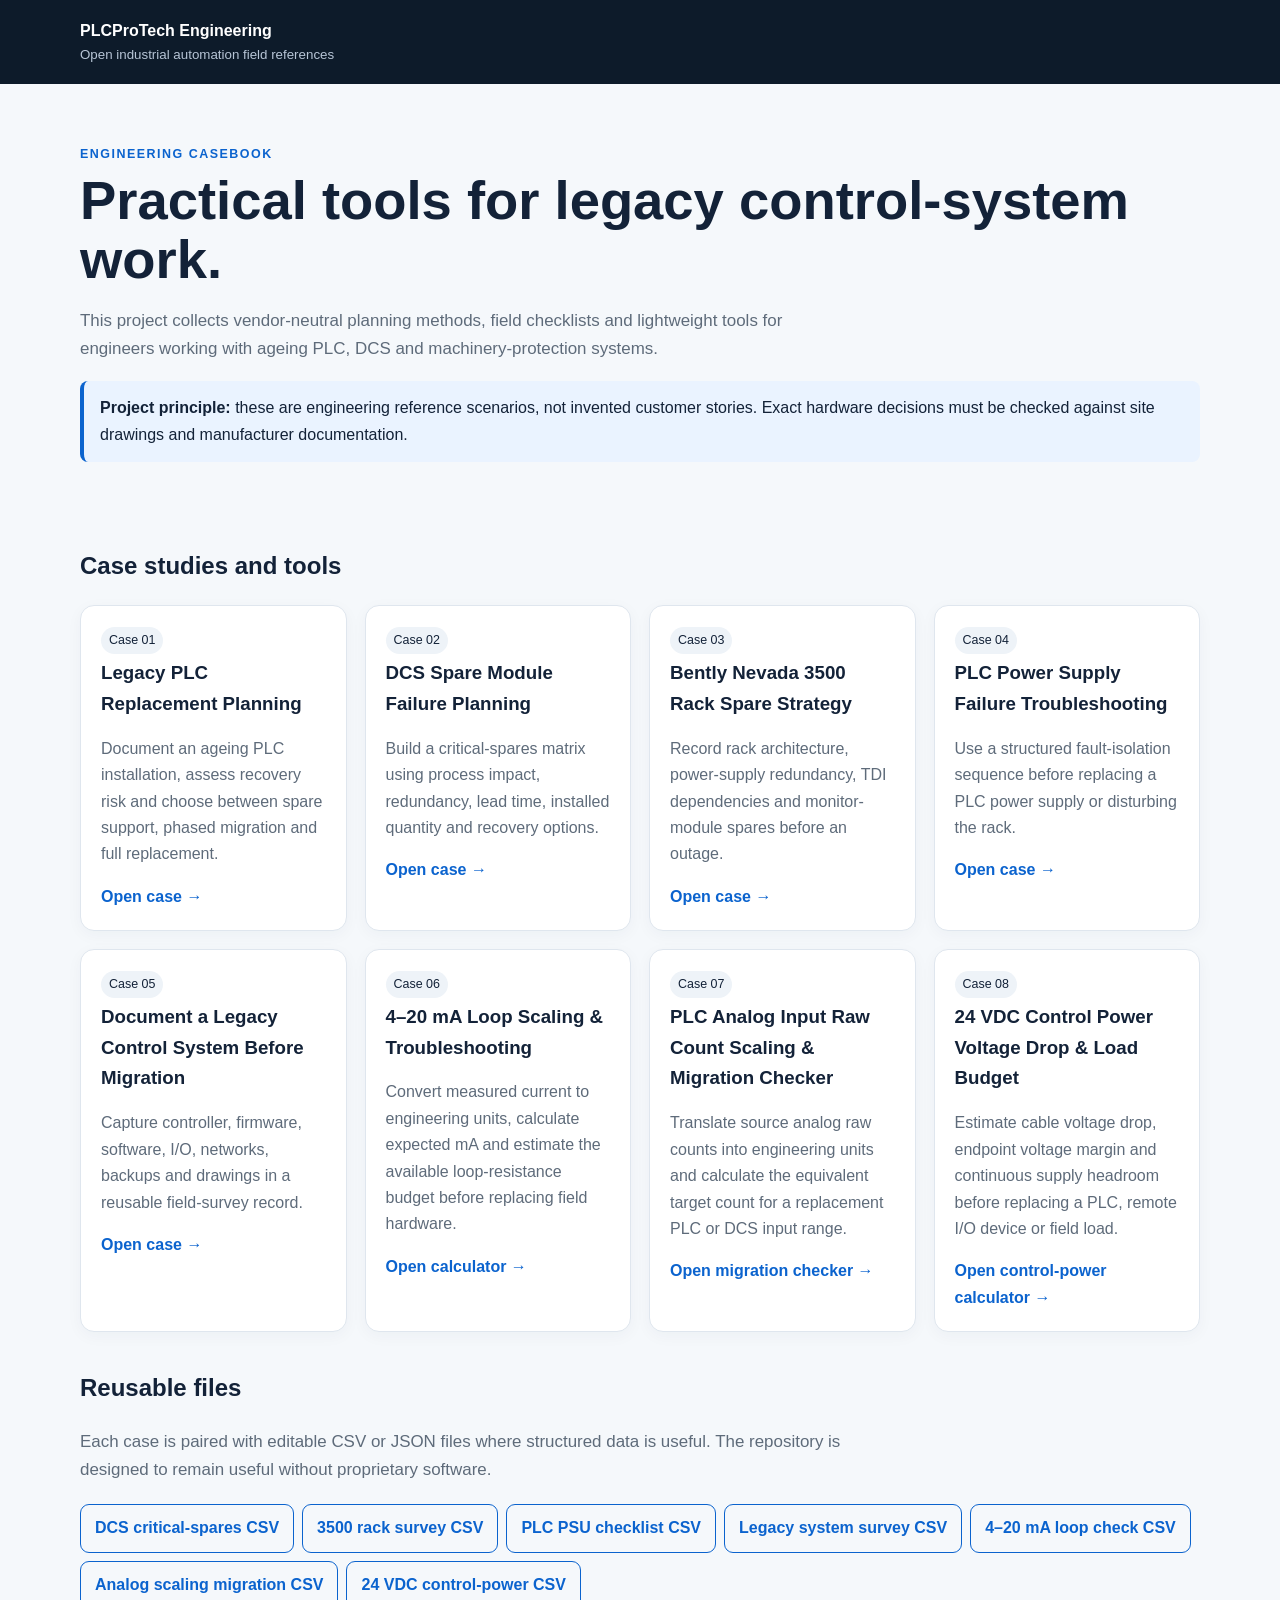
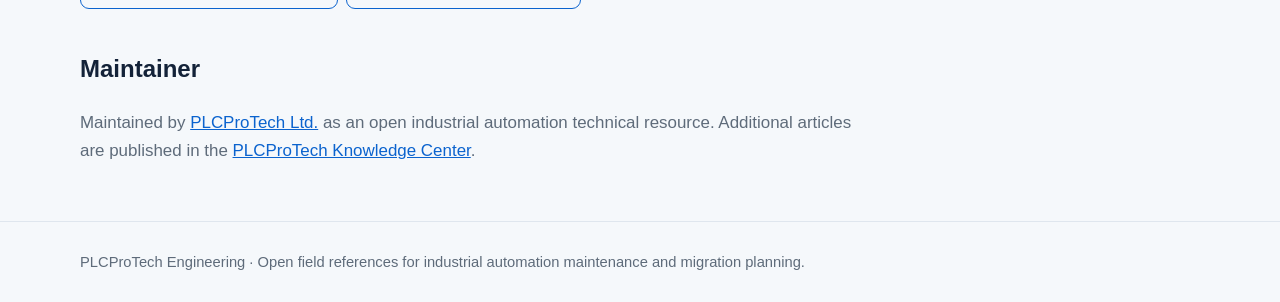
<file: index.html>
<!doctype html><html lang="en"><head><meta charset="utf-8"><meta name="viewport" content="width=device-width,initial-scale=1"><title>Industrial Automation Engineering Casebook | PLCProTech</title><meta name="description" content="Open engineering case studies, field checklists and planning tools for legacy PLC, DCS and machinery protection systems."><link rel="stylesheet" href="assets/style.css"></head><body><header><div class="wrap brand">PLCProTech Engineering<small>Open industrial automation field references</small></div></header><main class="wrap"><section class="hero"><div class="eyebrow">Engineering Casebook</div><h1>Practical tools for legacy control-system work.</h1><p class="lead">This project collects vendor-neutral planning methods, field checklists and lightweight tools for engineers working with ageing PLC, DCS and machinery-protection systems.</p><div class="notice"><strong>Project principle:</strong> these are engineering reference scenarios, not invented customer stories. Exact hardware decisions must be checked against site drawings and manufacturer documentation.</div></section><section><h2>Case studies and tools</h2><div class="grid"><article class="card"><span class="tag">Case 01</span><h3>Legacy PLC Replacement Planning</h3><p>Document an ageing PLC installation, assess recovery risk and choose between spare support, phased migration and full replacement.</p><a href="cases/01-legacy-plc-replacement-planning.html">Open case →</a></article><article class="card"><span class="tag">Case 02</span><h3>DCS Spare Module Failure Planning</h3><p>Build a critical-spares matrix using process impact, redundancy, lead time, installed quantity and recovery options.</p><a href="cases/02-dcs-spare-module-failure-planning.html">Open case →</a></article><article class="card"><span class="tag">Case 03</span><h3>Bently Nevada 3500 Rack Spare Strategy</h3><p>Record rack architecture, power-supply redundancy, TDI dependencies and monitor-module spares before an outage.</p><a href="cases/03-bently-nevada-3500-rack-spare-strategy.html">Open case →</a></article><article class="card"><span class="tag">Case 04</span><h3>PLC Power Supply Failure Troubleshooting</h3><p>Use a structured fault-isolation sequence before replacing a PLC power supply or disturbing the rack.</p><a href="cases/04-plc-power-supply-failure-troubleshooting.html">Open case →</a></article><article class="card"><span class="tag">Case 05</span><h3>Document a Legacy Control System Before Migration</h3><p>Capture controller, firmware, software, I/O, networks, backups and drawings in a reusable field-survey record.</p><a href="cases/05-document-legacy-control-system.html">Open case →</a></article><article class="card"><span class="tag">Case 06</span><h3>4–20 mA Loop Scaling & Troubleshooting</h3><p>Convert measured current to engineering units, calculate expected mA and estimate the available loop-resistance budget before replacing field hardware.</p><a href="cases/06-4-20ma-loop-scaling-troubleshooting.html">Open calculator →</a></article><article class="card"><span class="tag">Case 07</span><h3>PLC Analog Input Raw Count Scaling & Migration Checker</h3><p>Translate source analog raw counts into engineering units and calculate the equivalent target count for a replacement PLC or DCS input range.</p><a href="cases/07-plc-analog-input-raw-count-scaling-migration.html">Open migration checker →</a></article><article class="card"><span class="tag">Case 08</span><h3>24 VDC Control Power Voltage Drop & Load Budget</h3><p>Estimate cable voltage drop, endpoint voltage margin and continuous supply headroom before replacing a PLC, remote I/O device or field load.</p><a href="cases/08-24vdc-control-power-voltage-drop-load-budget.html">Open control-power calculator →</a></article></div></section><section><h2>Reusable files</h2><p class="lead">Each case is paired with editable CSV or JSON files where structured data is useful. The repository is designed to remain useful without proprietary software.</p><a class="btn" href="data/dcs-critical-spares.csv">DCS critical-spares CSV</a><a class="btn" href="data/bently-3500-rack-survey.csv">3500 rack survey CSV</a><a class="btn" href="data/plc-power-supply-checklist.csv">PLC PSU checklist CSV</a><a class="btn" href="data/legacy-system-survey.csv">Legacy system survey CSV</a><a class="btn" href="data/4-20ma-loop-check.csv">4–20 mA loop check CSV</a><a class="btn" href="data/analog-input-scaling-migration-check.csv">Analog scaling migration CSV</a><a class="btn" href="data/24vdc-control-power-check.csv">24 VDC control-power CSV</a></section><section><h2>Maintainer</h2><p class="lead">Maintained by <a href="https://www.plcprotech.com/pages/about-us">PLCProTech Ltd.</a> as an open industrial automation technical resource. Additional articles are published in the <a href="https://www.plcprotech.com/blogs/knowledge">PLCProTech Knowledge Center</a>.</p></section></main><footer><div class="wrap">PLCProTech Engineering · Open field references for industrial automation maintenance and migration planning.</div></footer></body></html>
</file>
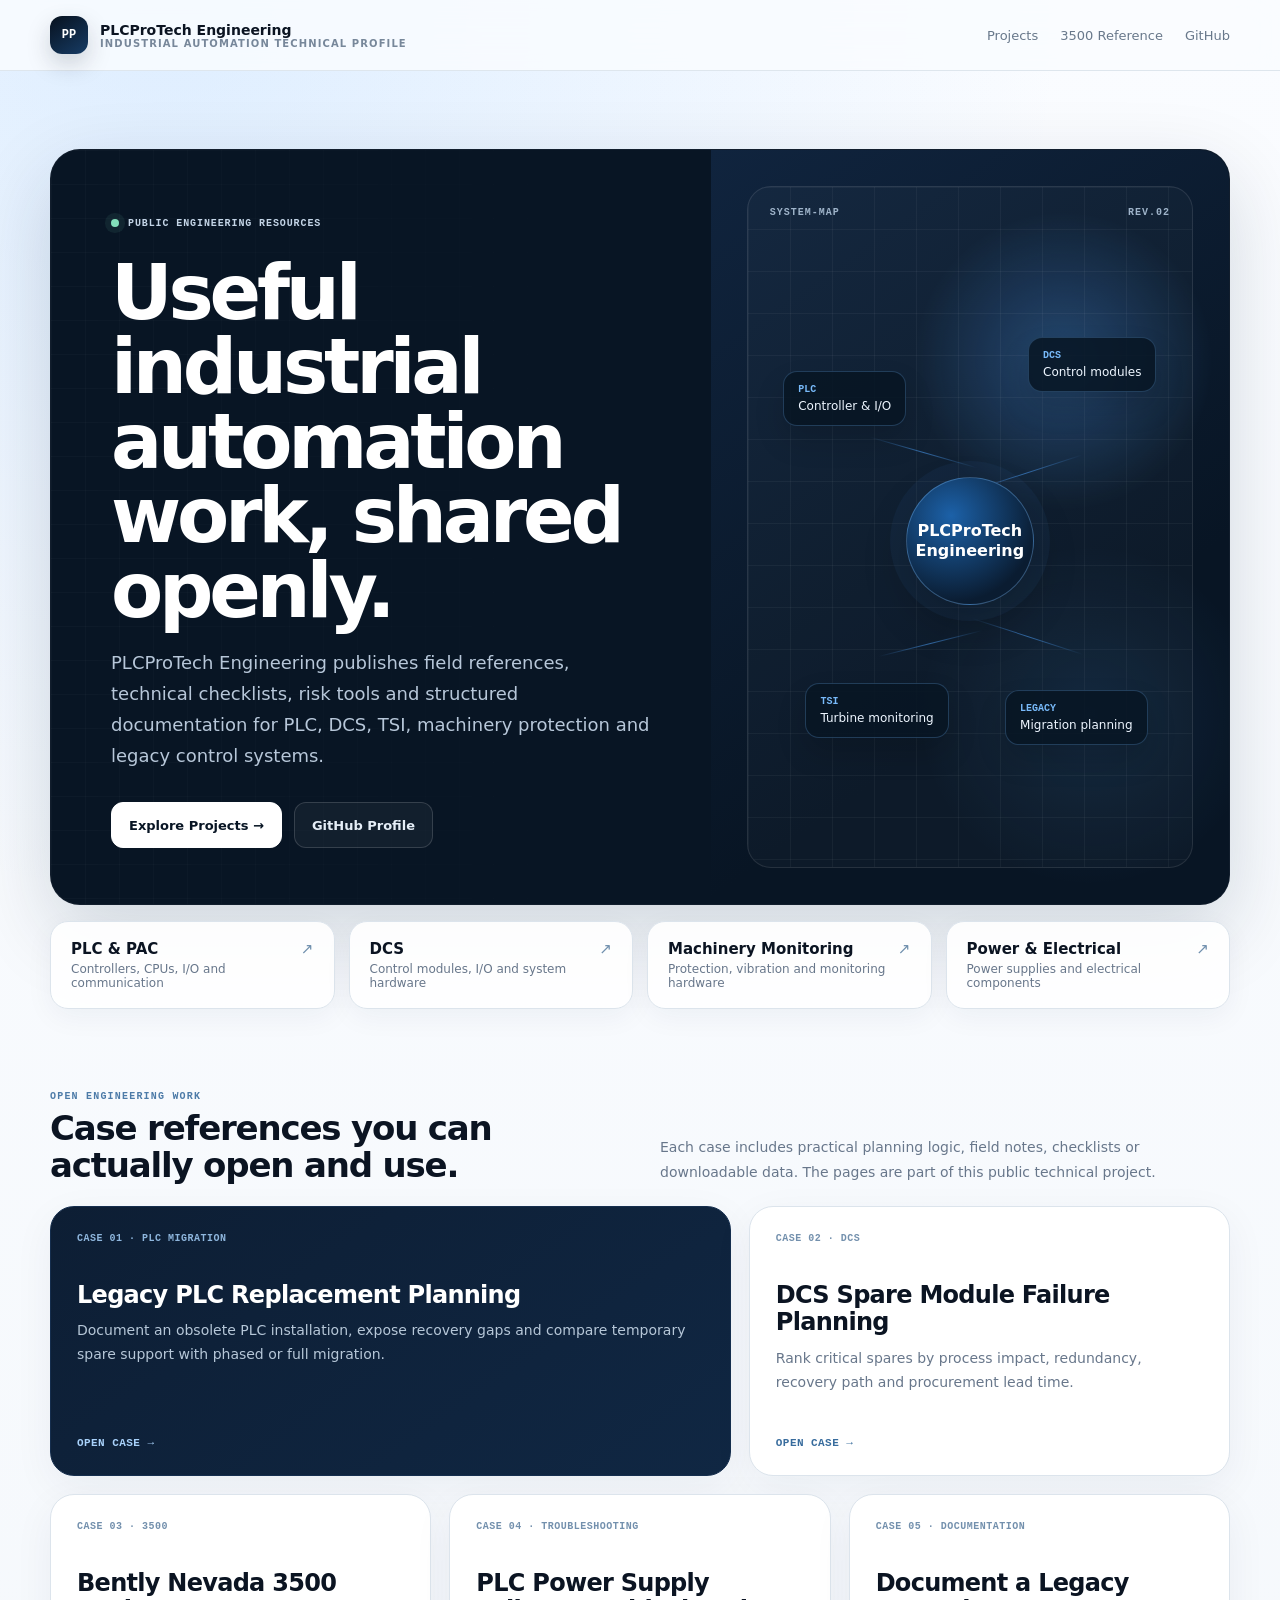
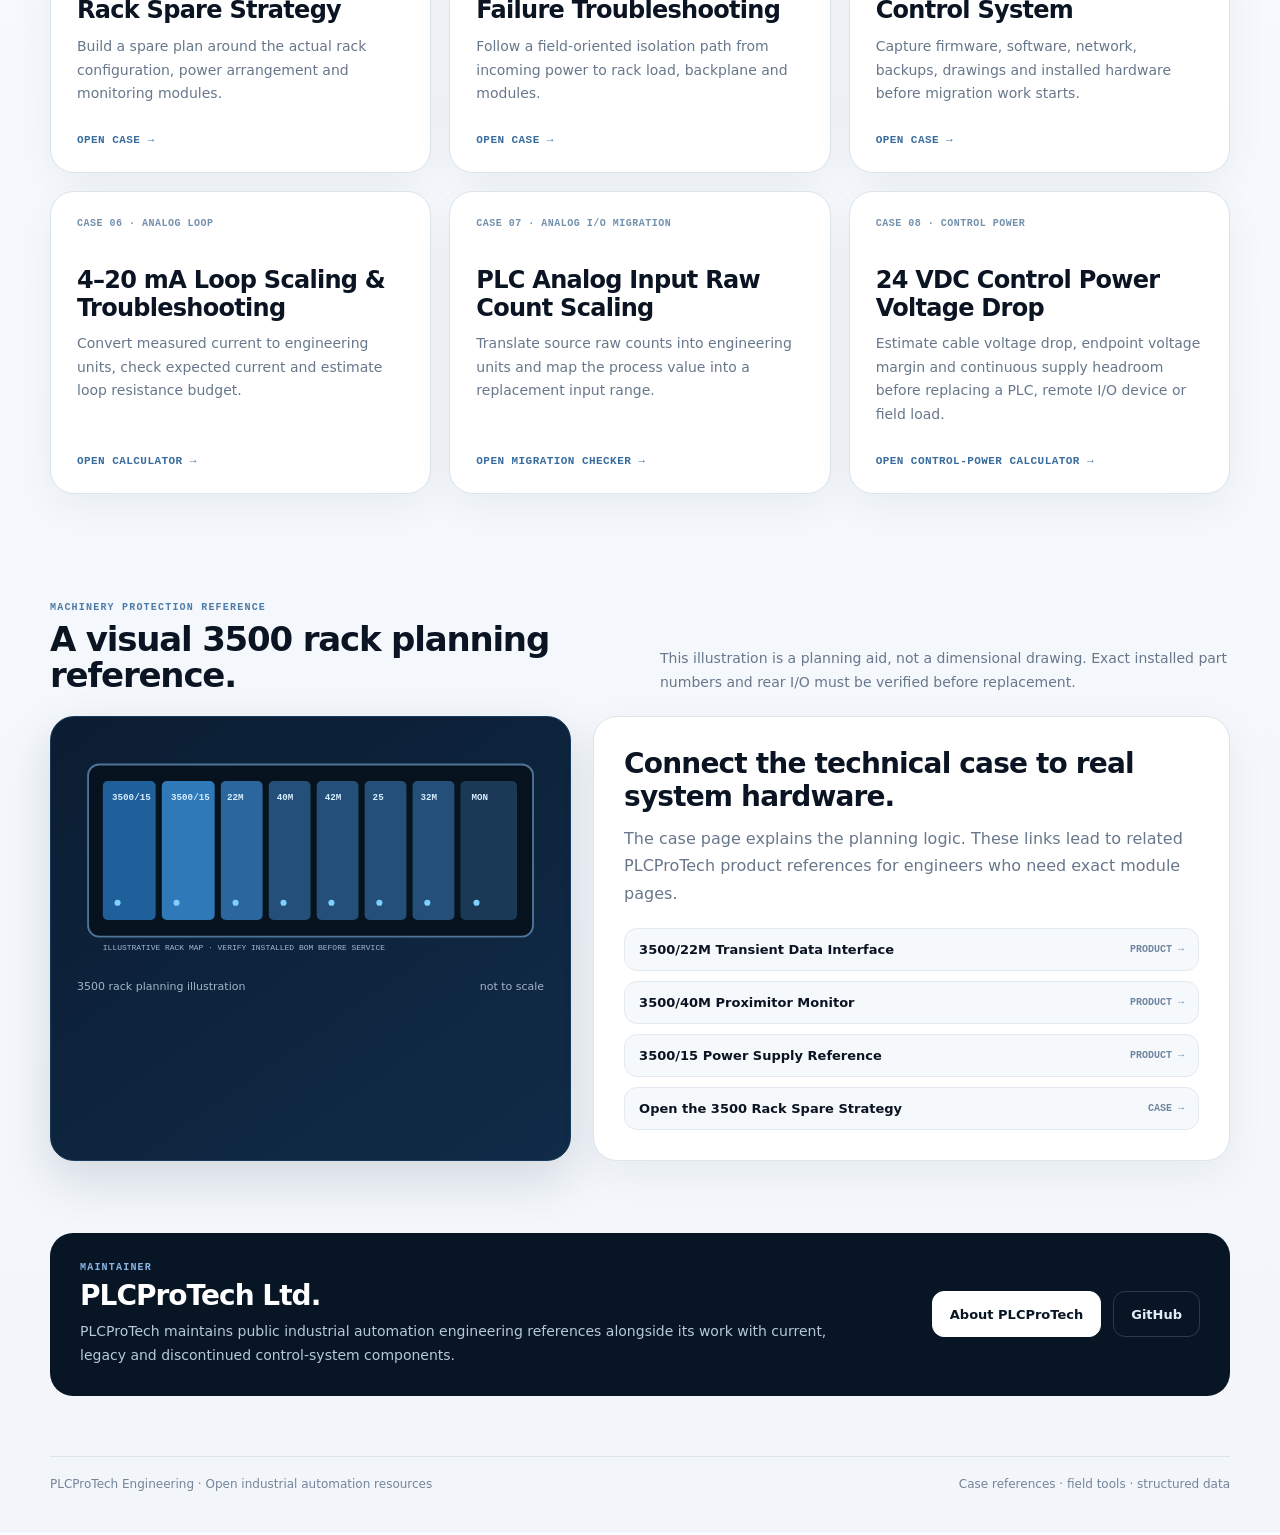
<file: cloudflare-profile/index.html>
<!doctype html>
<html lang="en">
<head>
<meta charset="utf-8">
<meta name="viewport" content="width=device-width,initial-scale=1">
<title>PLCProTech Engineering | Industrial Automation Technical Resources</title>
<meta name="description" content="PLCProTech Engineering publishes practical industrial automation case references, field checklists and tools for PLC, DCS, machinery protection and legacy control systems.">
<meta name="robots" content="index,follow,max-image-preview:large,max-snippet:-1">
<meta name="theme-color" content="#081524">
<meta property="og:type" content="website">
<meta property="og:title" content="PLCProTech Engineering — Industrial Automation Technical Resources">
<meta property="og:description" content="Open engineering references, field tools and structured technical resources for industrial automation systems.">
<meta property="og:site_name" content="PLCProTech Engineering">
<script type="application/ld+json">{"@context":"https://schema.org","@graph":[{"@type":"Organization","@id":"https://www.plcprotech.com/#organization","name":"PLCProTech Ltd.","url":"https://www.plcprotech.com/","sameAs":["https://github.com/plcprotech-ltd"],"knowsAbout":["Programmable Logic Controllers","Distributed Control Systems","Turbine Supervisory Instrumentation","Machinery Protection Systems","Legacy Control Systems","Analog Signal Scaling"]},{"@type":"WebPage","name":"PLCProTech Engineering","about":{"@id":"https://www.plcprotech.com/#organization"}},{"@type":"ItemList","name":"PLCProTech Engineering Cases","itemListElement":[{"@type":"ListItem","position":1,"name":"Legacy PLC Replacement Planning"},{"@type":"ListItem","position":2,"name":"DCS Spare Module Failure Planning"},{"@type":"ListItem","position":3,"name":"Bently Nevada 3500 Rack Spare Strategy"},{"@type":"ListItem","position":4,"name":"PLC Power Supply Failure Troubleshooting"},{"@type":"ListItem","position":5,"name":"Document a Legacy Control System Before Migration"},{"@type":"ListItem","position":6,"name":"4–20 mA Loop Scaling & Troubleshooting"},{"@type":"ListItem","position":7,"name":"PLC Analog Input Raw Count Scaling & Migration Checker"},{"@type":"ListItem","position":8,"name":"24 VDC Control Power Voltage Drop & Load Budget"}]}]}</script>
<style>
:root{--ink:#0b1422;--navy:#081524;--navy2:#102740;--white:#fff;--muted:#68778b;--line:#dce4ec;--blue:#4da3ff;--green:#83dfbb;--shadow:0 28px 80px rgba(8,30,55,.16);--sans:Inter,ui-sans-serif,system-ui,-apple-system,BlinkMacSystemFont,"Segoe UI",sans-serif;--mono:ui-monospace,SFMono-Regular,Menlo,Consolas,monospace}*{box-sizing:border-box}html{scroll-behavior:smooth}body{margin:0;color:var(--ink);font-family:var(--sans);background:radial-gradient(circle at 13% 0,rgba(77,163,255,.16),transparent 27%),linear-gradient(180deg,#fafcff,#f2f6fa);-webkit-font-smoothing:antialiased}a{color:inherit;text-decoration:none}.shell{width:min(1180px,calc(100% - 40px));margin:auto}.top{position:sticky;top:0;z-index:20;background:rgba(249,252,255,.84);backdrop-filter:blur(18px);border-bottom:1px solid rgba(220,228,236,.9)}.topin{min-height:70px;display:flex;align-items:center;justify-content:space-between;gap:22px}.brand{display:flex;align-items:center;gap:12px}.logo{width:38px;height:38px;border-radius:12px;display:grid;place-items:center;background:linear-gradient(145deg,#07111e,#173c65);color:#fff;font:800 12px var(--mono);box-shadow:0 10px 25px rgba(5,22,39,.18)}.brand strong{display:block;font-size:14px}.brand small{display:block;color:#77879a;font-size:10px;font-weight:700;letter-spacing:.11em;text-transform:uppercase}.nav{display:flex;gap:22px;color:#68788b;font-size:13px}.nav a:hover{color:#143c66}.hero{padding:78px 0 28px}.card{display:grid;grid-template-columns:1.12fr .88fr;overflow:hidden;border-radius:30px;background:var(--navy);box-shadow:var(--shadow);border:1px solid rgba(255,255,255,.04)}.copy{position:relative;padding:62px 60px 56px;color:#fff}.copy:before{content:"";position:absolute;inset:0;background:linear-gradient(rgba(255,255,255,.025) 1px,transparent 1px),linear-gradient(90deg,rgba(255,255,255,.025) 1px,transparent 1px);background-size:34px 34px;mask-image:linear-gradient(to right,#000,transparent 85%);pointer-events:none}.status{position:relative;display:inline-flex;align-items:center;gap:9px;color:#c4d5e7;font:700 10px var(--mono);letter-spacing:.09em;text-transform:uppercase}.status i{width:8px;height:8px;border-radius:50%;background:var(--green);box-shadow:0 0 0 6px rgba(131,223,187,.08)}h1{position:relative;margin:25px 0 20px;max-width:690px;font-size:clamp(48px,6vw,76px);line-height:.98;letter-spacing:-.055em}.lead{position:relative;max-width:680px;margin:0;color:#b7c7d9;font-size:18px;line-height:1.72}.actions{position:relative;display:flex;gap:12px;flex-wrap:wrap;margin-top:30px}.btn{min-height:46px;padding:0 17px;border-radius:12px;display:inline-flex;align-items:center;justify-content:center;border:1px solid rgba(255,255,255,.15);font-size:13px;font-weight:760;transition:.18s ease}.btn:hover{transform:translateY(-1px)}.btn.light{background:#fff;color:#081524;border-color:#fff}.btn.ghost{background:rgba(255,255,255,.045);color:#e5eef7}.visual{min-height:530px;position:relative;background:radial-gradient(circle at 68% 28%,rgba(77,163,255,.30),transparent 23%),radial-gradient(circle at 73% 75%,rgba(77,163,255,.11),transparent 25%),linear-gradient(145deg,#10243e,#081524 67%)}.diagram{position:absolute;inset:36px;border-radius:24px;border:1px solid rgba(255,255,255,.1);background:rgba(255,255,255,.025);overflow:hidden}.diagram:before{content:"";position:absolute;inset:0;background:linear-gradient(rgba(255,255,255,.045) 1px,transparent 1px),linear-gradient(90deg,rgba(255,255,255,.045) 1px,transparent 1px);background-size:42px 42px}.caption{position:absolute;top:20px;left:22px;right:22px;display:flex;justify-content:space-between;color:#9fb4ca;font:700 10px var(--mono);letter-spacing:.1em;text-transform:uppercase}.node{position:absolute;padding:12px 14px;border-radius:14px;background:rgba(8,21,36,.86);border:1px solid rgba(113,184,255,.24);color:#eef6ff;box-shadow:0 15px 30px rgba(0,0,0,.14);font-size:12px}.node b{display:block;margin-bottom:4px;color:#78bafa;font:700 10px var(--mono)}.n1{left:8%;top:27%}.n2{right:8%;top:22%}.n3{left:13%;bottom:19%}.n4{right:10%;bottom:18%}.core{position:absolute;left:50%;top:52%;transform:translate(-50%,-50%);width:128px;height:128px;border-radius:50%;display:grid;place-items:center;text-align:center;background:radial-gradient(circle at 35% 30%,#1c61a8,#0a1c31 72%);border:1px solid rgba(128,193,255,.34);box-shadow:0 0 0 16px rgba(77,163,255,.05),0 20px 44px rgba(0,0,0,.22);color:#fff;font-weight:800;line-height:1.2}.line{position:absolute;height:1px;background:linear-gradient(90deg,transparent,#4da3ff,transparent);opacity:.55}.l1{left:27%;top:39%;width:25%;transform:rotate(16deg)}.l2{left:49%;top:42%;width:27%;transform:rotate(-18deg)}.l3{left:29%;top:67%;width:24%;transform:rotate(-14deg)}.l4{left:50%;top:66%;width:26%;transform:rotate(18deg)}.systems{display:grid;grid-template-columns:repeat(4,1fr);gap:14px;margin-top:16px}.system{display:block;padding:18px 20px;border-radius:18px;background:rgba(255,255,255,.92);border:1px solid var(--line);box-shadow:0 8px 28px rgba(10,38,70,.05);transition:.18s ease}.system:hover{transform:translateY(-2px);border-color:#bcd4ec;box-shadow:0 14px 34px rgba(10,38,70,.09)}.system b{display:flex;align-items:center;justify-content:space-between;font-size:15px}.system b:after{content:"↗";font-weight:500;color:#6f8fad}.system span{display:block;margin-top:4px;color:var(--muted);font-size:12px}.section{padding:54px 0}.head{display:flex;justify-content:space-between;align-items:end;gap:34px;margin-bottom:22px}.kicker{font:800 10px var(--mono);letter-spacing:.12em;text-transform:uppercase;color:#4d7ba8;margin-bottom:8px}h2{margin:0;font-size:34px;line-height:1.08;letter-spacing:-.035em}.head p{margin:0;max-width:570px;color:var(--muted);font-size:14px;line-height:1.72}.cases{display:grid;grid-template-columns:repeat(12,1fr);gap:18px}.casecard{position:relative;display:flex;flex-direction:column;justify-content:space-between;min-height:270px;padding:26px;border-radius:24px;background:#fff;border:1px solid var(--line);box-shadow:0 12px 42px rgba(11,36,67,.055);transition:.18s ease;overflow:hidden}.casecard:hover{transform:translateY(-3px);box-shadow:0 20px 52px rgba(11,36,67,.10);border-color:#bdd2e7}.casecard.main{grid-column:span 7;background:linear-gradient(145deg,#0d1e34,#102743);color:#fff;border-color:#152e4e}.casecard.side{grid-column:span 5}.casecard.small{grid-column:span 4;min-height:230px}.caseid{font:700 10px var(--mono);letter-spacing:.05em;color:#7390ad}.casecard.main .caseid{color:#8eb6dd}.casecard h3{margin:38px 0 10px;font-size:24px;line-height:1.16;letter-spacing:-.03em}.casecard p{margin:0;color:var(--muted);line-height:1.68;font-size:14px}.casecard.main p{color:#b6c7d8}.open{margin-top:28px;font:700 11px var(--mono);letter-spacing:.04em;color:#386c9d}.casecard.main .open{color:#a9d2fb}.rackblock{display:grid;grid-template-columns:.9fr 1.1fr;gap:22px;align-items:stretch}.rackvisual{padding:26px;border-radius:24px;background:linear-gradient(145deg,#0b1d32,#102b48);border:1px solid #183a5d;box-shadow:0 18px 48px rgba(11,36,67,.14);color:#fff}.rackvisual svg{display:block;width:100%;height:auto}.rackcaption{display:flex;justify-content:space-between;gap:16px;margin-top:16px;color:#9fb5ca;font-size:11px}.rackcontent{padding:30px;border-radius:24px;background:#fff;border:1px solid var(--line);box-shadow:0 12px 42px rgba(11,36,67,.055)}.rackcontent h3{margin:0 0 12px;font-size:28px;letter-spacing:-.03em}.rackcontent p{margin:0;color:var(--muted);line-height:1.72}.modulelinks{display:grid;gap:10px;margin-top:20px}.modulelink{display:flex;align-items:center;justify-content:space-between;gap:18px;padding:13px 14px;border-radius:13px;background:#f6f9fc;border:1px solid #e2e9f0;font-size:13px;font-weight:730}.modulelink span{color:#6f86a0;font:700 10px var(--mono)}.modulelink:hover{border-color:#bcd3e8;background:#eef6fd}.maintainer{margin:18px auto 60px;padding:29px 30px;border-radius:23px;background:#081524;color:#fff;display:grid;grid-template-columns:1fr auto;gap:26px;align-items:center}.maintainer h2{font-size:28px;margin-bottom:8px}.maintainer p{margin:0;max-width:760px;color:#b8c8d8;font-size:14px;line-height:1.72}.maintainer .actions{margin:0}.maintainer .btn{background:#fff;color:#081524;border-color:#fff}.maintainer .btn.alt{background:transparent;color:#e3edf7;border-color:rgba(255,255,255,.16)}footer{padding:0 0 42px;color:#758498;font-size:12px}.foot{padding-top:20px;border-top:1px solid var(--line);display:flex;justify-content:space-between;gap:18px;flex-wrap:wrap}@media(max-width:960px){.card,.rackblock{grid-template-columns:1fr}.visual{min-height:430px}.systems{grid-template-columns:repeat(2,1fr)}.nav{display:none}.casecard.main,.casecard.side,.casecard.small{grid-column:span 12}}@media(max-width:620px){.shell{width:min(100% - 24px,1180px)}.hero{padding-top:34px}.copy{padding:38px 26px 34px}h1{font-size:49px}.lead{font-size:16px}.visual{min-height:380px}.diagram{inset:18px}.node{font-size:10px;padding:9px}.core{width:104px;height:104px;font-size:13px}.systems{grid-template-columns:1fr}.head{display:block}.head p{margin-top:10px}.rackcontent,.rackvisual{padding:22px}.maintainer{grid-template-columns:1fr;padding:24px}.maintainer .actions{margin-top:4px}}
</style>
</head>
<body>
<header class="top"><div class="shell topin"><a class="brand" href="#top"><span class="logo">PP</span><span><strong>PLCProTech Engineering</strong><small>Industrial Automation Technical Profile</small></span></a><nav class="nav"><a href="#projects">Projects</a><a href="#bently3500">3500 Reference</a><a href="https://github.com/plcprotech-ltd" target="_blank" rel="noopener">GitHub</a></nav></div></header>
<main id="top">
<section class="hero shell"><div class="card"><div class="copy"><div class="status"><i></i>Public Engineering Resources</div><h1>Useful industrial automation work, shared openly.</h1><p class="lead">PLCProTech Engineering publishes field references, technical checklists, risk tools and structured documentation for PLC, DCS, TSI, machinery protection and legacy control systems.</p><div class="actions"><a class="btn light" href="#projects">Explore Projects →</a><a class="btn ghost" href="https://github.com/plcprotech-ltd" target="_blank" rel="noopener">GitHub Profile</a></div></div><div class="visual" aria-hidden="true"><div class="diagram"><div class="caption"><span>system-map</span><span>rev.02</span></div><div class="line l1"></div><div class="line l2"></div><div class="line l3"></div><div class="line l4"></div><div class="node n1"><b>PLC</b>Controller & I/O</div><div class="node n2"><b>DCS</b>Control modules</div><div class="node n3"><b>TSI</b>Turbine monitoring</div><div class="node n4"><b>LEGACY</b>Migration planning</div><div class="core">PLCProTech<br>Engineering</div></div></div></div>
<div class="systems" aria-label="PLCProTech product system catalogs"><a class="system" href="https://www.plcprotech.com/collections/plc-pac-systems"><b>PLC & PAC</b><span>Controllers, CPUs, I/O and communication</span></a><a class="system" href="https://www.plcprotech.com/collections/dcs-control-systems"><b>DCS</b><span>Control modules, I/O and system hardware</span></a><a class="system" href="https://www.plcprotech.com/collections/machinery-monitoring"><b>Machinery Monitoring</b><span>Protection, vibration and monitoring hardware</span></a><a class="system" href="https://www.plcprotech.com/collections/power-electrical-components"><b>Power & Electrical</b><span>Power supplies and electrical components</span></a></div></section>
<section class="section shell" id="projects"><div class="head"><div><div class="kicker">Open Engineering Work</div><h2>Case references you can actually open and use.</h2></div><p>Each case includes practical planning logic, field notes, checklists or downloadable data. The pages are part of this public technical project.</p></div><div class="cases"><a class="casecard main" href="cases/01-legacy-plc-replacement-planning.html"><div><div class="caseid">CASE 01 · PLC MIGRATION</div><h3>Legacy PLC Replacement Planning</h3><p>Document an obsolete PLC installation, expose recovery gaps and compare temporary spare support with phased or full migration.</p></div><div class="open">OPEN CASE →</div></a><a class="casecard side" href="cases/02-dcs-spare-module-failure-planning.html"><div><div class="caseid">CASE 02 · DCS</div><h3>DCS Spare Module Failure Planning</h3><p>Rank critical spares by process impact, redundancy, recovery path and procurement lead time.</p></div><div class="open">OPEN CASE →</div></a><a class="casecard small" href="cases/03-bently-nevada-3500-rack-spare-strategy.html"><div><div class="caseid">CASE 03 · 3500</div><h3>Bently Nevada 3500 Rack Spare Strategy</h3><p>Build a spare plan around the actual rack configuration, power arrangement and monitoring modules.</p></div><div class="open">OPEN CASE →</div></a><a class="casecard small" href="cases/04-plc-power-supply-failure-troubleshooting.html"><div><div class="caseid">CASE 04 · TROUBLESHOOTING</div><h3>PLC Power Supply Failure Troubleshooting</h3><p>Follow a field-oriented isolation path from incoming power to rack load, backplane and modules.</p></div><div class="open">OPEN CASE →</div></a><a class="casecard small" href="cases/05-document-legacy-control-system.html"><div><div class="caseid">CASE 05 · DOCUMENTATION</div><h3>Document a Legacy Control System</h3><p>Capture firmware, software, network, backups, drawings and installed hardware before migration work starts.</p></div><div class="open">OPEN CASE →</div></a><a class="casecard small" href="cases/06-4-20ma-loop-scaling-troubleshooting.html"><div><div class="caseid">CASE 06 · ANALOG LOOP</div><h3>4–20 mA Loop Scaling & Troubleshooting</h3><p>Convert measured current to engineering units, check expected current and estimate loop resistance budget.</p></div><div class="open">OPEN CALCULATOR →</div></a><a class="casecard small" href="cases/07-plc-analog-input-raw-count-scaling-migration.html"><div><div class="caseid">CASE 07 · ANALOG I/O MIGRATION</div><h3>PLC Analog Input Raw Count Scaling</h3><p>Translate source raw counts into engineering units and map the process value into a replacement input range.</p></div><div class="open">OPEN MIGRATION CHECKER →</div></a><a class="casecard small" href="cases/08-24vdc-control-power-voltage-drop-load-budget.html"><div><div class="caseid">CASE 08 · CONTROL POWER</div><h3>24 VDC Control Power Voltage Drop</h3><p>Estimate cable voltage drop, endpoint voltage margin and continuous supply headroom before replacing a PLC, remote I/O device or field load.</p></div><div class="open">OPEN CONTROL-POWER CALCULATOR →</div></a></div></section>
<section class="section shell" id="bently3500"><div class="head"><div><div class="kicker">Machinery Protection Reference</div><h2>A visual 3500 rack planning reference.</h2></div><p>This illustration is a planning aid, not a dimensional drawing. Exact installed part numbers and rear I/O must be verified before replacement.</p></div><div class="rackblock"><div class="rackvisual"><svg viewBox="0 0 760 360" role="img" aria-labelledby="rackTitle rackDesc"><title id="rackTitle">Illustrative Bently Nevada 3500 rack layout</title><desc id="rackDesc">A technical illustration showing power supply, TDI and monitor module positions in a rack.</desc><rect x="18" y="35" width="724" height="280" rx="18" fill="#07121f" stroke="#4f7599" stroke-width="3"/><rect x="42" y="62" width="86" height="226" rx="8" fill="#1f5f9a"/><rect x="138" y="62" width="86" height="226" rx="8" fill="#2f79b9"/><rect x="234" y="62" width="68" height="226" rx="8" fill="#2b679d"/><rect x="312" y="62" width="68" height="226" rx="8" fill="#244f78"/><rect x="390" y="62" width="68" height="226" rx="8" fill="#244f78"/><rect x="468" y="62" width="68" height="226" rx="8" fill="#244f78"/><rect x="546" y="62" width="68" height="226" rx="8" fill="#244f78"/><rect x="624" y="62" width="92" height="226" rx="8" fill="#193956"/><g fill="#d5ecff" font-family="monospace" font-size="15" font-weight="700"><text x="57" y="92">3500/15</text><text x="153" y="92">3500/15</text><text x="244" y="92">22M</text><text x="325" y="92">40M</text><text x="403" y="92">42M</text><text x="481" y="92">25</text><text x="559" y="92">32M</text><text x="642" y="92">MON</text></g><g fill="#7ed0ff"><circle cx="66" cy="260" r="5"/><circle cx="162" cy="260" r="5"/><circle cx="258" cy="260" r="5"/><circle cx="336" cy="260" r="5"/><circle cx="414" cy="260" r="5"/><circle cx="492" cy="260" r="5"/><circle cx="570" cy="260" r="5"/><circle cx="650" cy="260" r="5"/></g><text x="42" y="337" fill="#9fb9d1" font-family="monospace" font-size="13">ILLUSTRATIVE RACK MAP · VERIFY INSTALLED BOM BEFORE SERVICE</text></svg><div class="rackcaption"><span>3500 rack planning illustration</span><span>not to scale</span></div></div><div class="rackcontent"><h3>Connect the technical case to real system hardware.</h3><p>The case page explains the planning logic. These links lead to related PLCProTech product references for engineers who need exact module pages.</p><div class="modulelinks"><a class="modulelink" href="https://www.plcprotech.com/products/bently-nevada-3500-22-01-01-01-3500-series-transient-data-interface"><b>3500/22M Transient Data Interface</b><span>PRODUCT →</span></a><a class="modulelink" href="https://www.plcprotech.com/products/bently-nevada-3500-40-03-00-3500-series-proximitor-monitor"><b>3500/40M Proximitor Monitor</b><span>PRODUCT →</span></a><a class="modulelink" href="https://www.plcprotech.com/products/bently-nevada-3500-15-133292-01-low-voltage-dc-power-supply-module"><b>3500/15 Power Supply Reference</b><span>PRODUCT →</span></a><a class="modulelink" href="cases/03-bently-nevada-3500-rack-spare-strategy.html"><b>Open the 3500 Rack Spare Strategy</b><span>CASE →</span></a></div></div></div></section>
<section class="shell maintainer"><div><div class="kicker" style="color:#89b7e5">Maintainer</div><h2>PLCProTech Ltd.</h2><p>PLCProTech maintains public industrial automation engineering references alongside its work with current, legacy and discontinued control-system components.</p></div><div class="actions"><a class="btn" href="https://www.plcprotech.com/pages/about-us">About PLCProTech</a><a class="btn alt" href="https://github.com/plcprotech-ltd">GitHub</a></div></section>
</main><footer><div class="shell foot"><span>PLCProTech Engineering · Open industrial automation resources</span><span>Case references · field tools · structured data</span></div></footer>
</body></html>
</file>
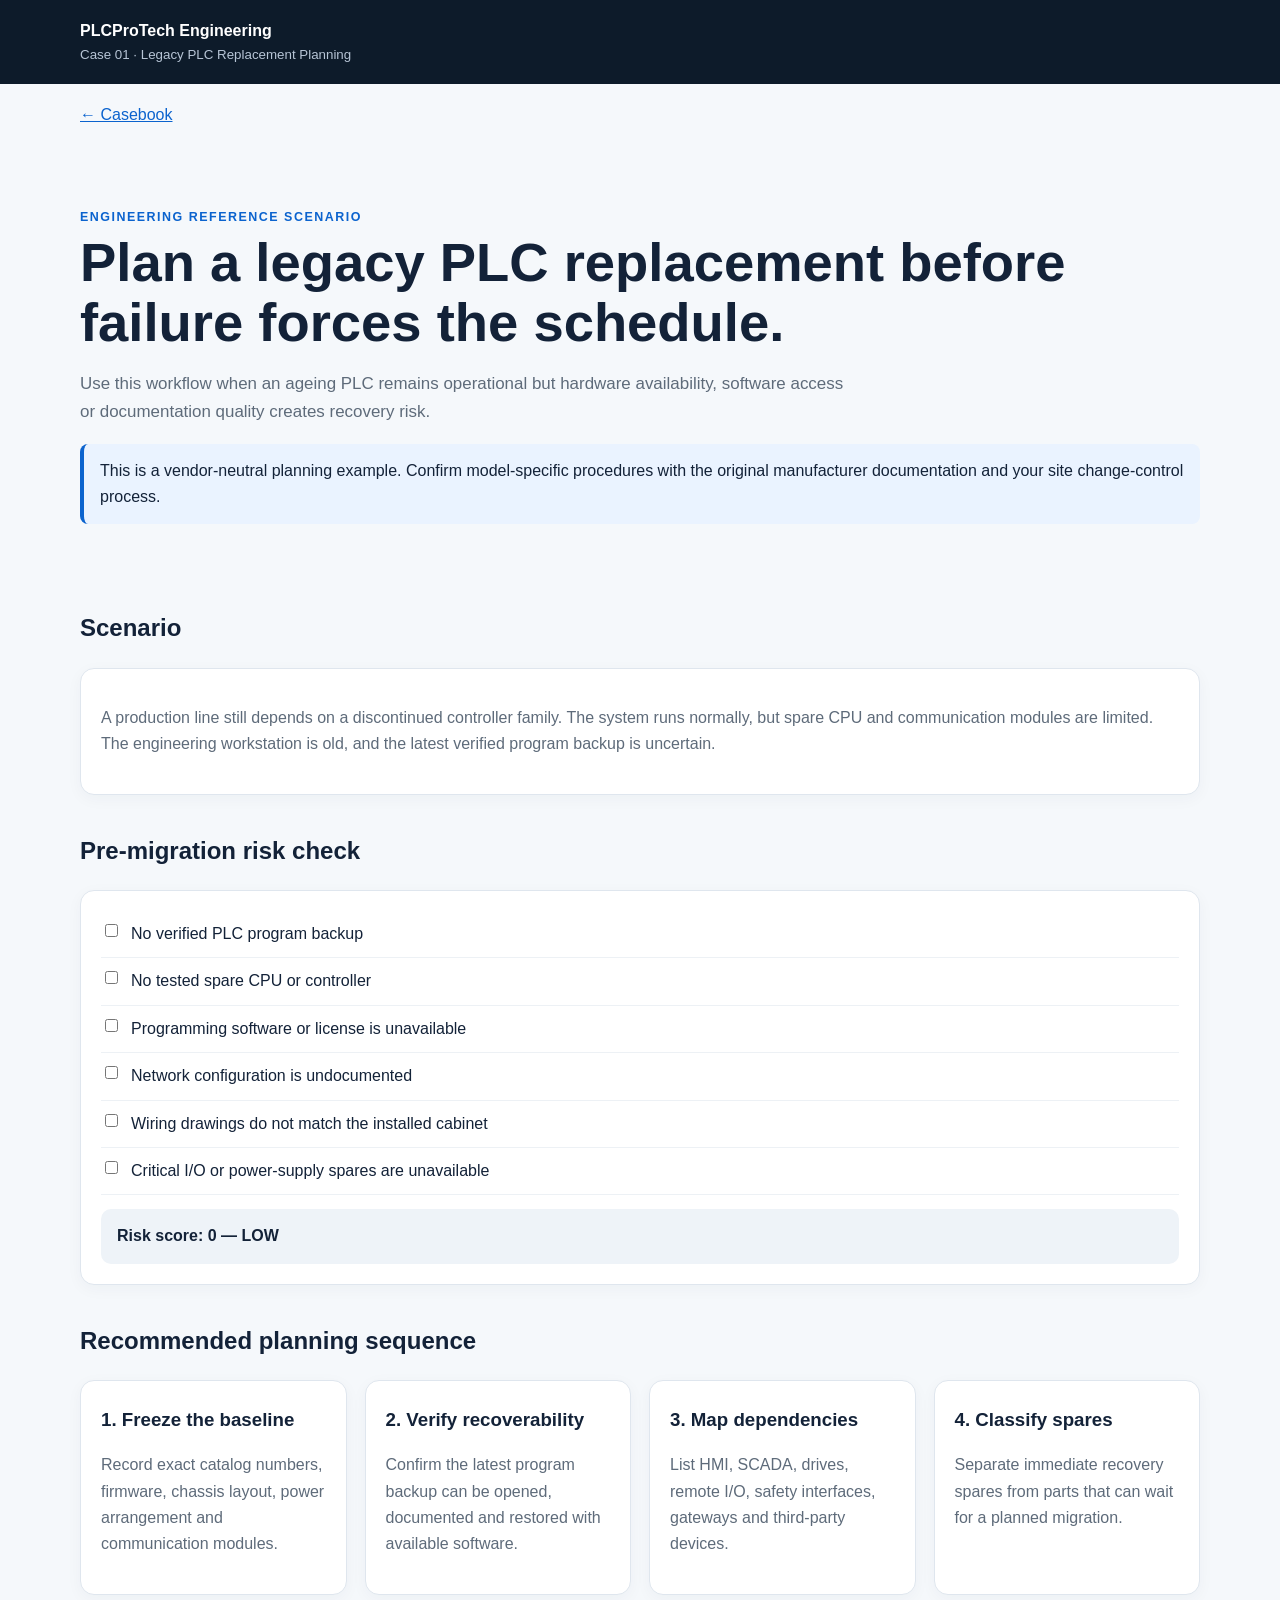
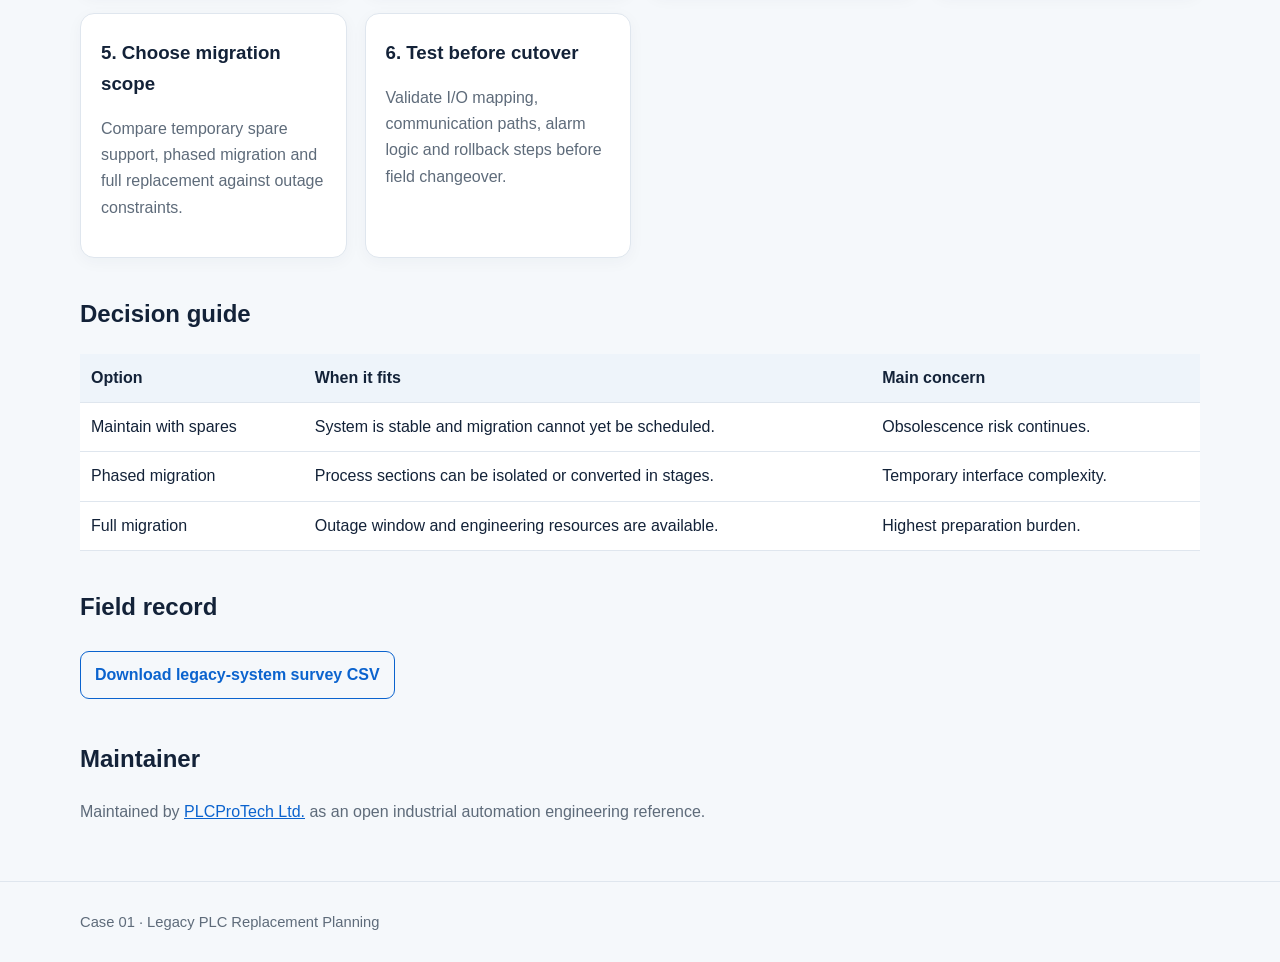
<file: cases/01-legacy-plc-replacement-planning.html>
<!doctype html><html lang="en"><head><meta charset="utf-8"><meta name="viewport" content="width=device-width,initial-scale=1"><title>Legacy PLC Replacement Planning | Engineering Case 01</title><meta name="description" content="A practical legacy PLC replacement planning case with recovery-risk assessment, documentation checklist and migration options."><link rel="stylesheet" href="../assets/style.css"></head><body><header><div class="wrap brand">PLCProTech Engineering<small>Case 01 · Legacy PLC Replacement Planning</small></div></header><main class="wrap"><div class="nav"><a href="../index.html">← Casebook</a></div><section class="hero"><div class="eyebrow">Engineering reference scenario</div><h1>Plan a legacy PLC replacement before failure forces the schedule.</h1><p class="lead">Use this workflow when an ageing PLC remains operational but hardware availability, software access or documentation quality creates recovery risk.</p><div class="notice">This is a vendor-neutral planning example. Confirm model-specific procedures with the original manufacturer documentation and your site change-control process.</div></section><section><h2>Scenario</h2><div class="card"><p>A production line still depends on a discontinued controller family. The system runs normally, but spare CPU and communication modules are limited. The engineering workstation is old, and the latest verified program backup is uncertain.</p></div></section><section><h2>Pre-migration risk check</h2><div class="tool" id="risk"><label class="check"><input type="checkbox" value="3"> No verified PLC program backup</label><label class="check"><input type="checkbox" value="3"> No tested spare CPU or controller</label><label class="check"><input type="checkbox" value="2"> Programming software or license is unavailable</label><label class="check"><input type="checkbox" value="2"> Network configuration is undocumented</label><label class="check"><input type="checkbox" value="2"> Wiring drawings do not match the installed cabinet</label><label class="check"><input type="checkbox" value="1"> Critical I/O or power-supply spares are unavailable</label><div class="result" id="result">Risk score: 0 — LOW</div></div></section><section><h2>Recommended planning sequence</h2><div class="grid"><div class="card"><h3>1. Freeze the baseline</h3><p>Record exact catalog numbers, firmware, chassis layout, power arrangement and communication modules.</p></div><div class="card"><h3>2. Verify recoverability</h3><p>Confirm the latest program backup can be opened, documented and restored with available software.</p></div><div class="card"><h3>3. Map dependencies</h3><p>List HMI, SCADA, drives, remote I/O, safety interfaces, gateways and third-party devices.</p></div><div class="card"><h3>4. Classify spares</h3><p>Separate immediate recovery spares from parts that can wait for a planned migration.</p></div><div class="card"><h3>5. Choose migration scope</h3><p>Compare temporary spare support, phased migration and full replacement against outage constraints.</p></div><div class="card"><h3>6. Test before cutover</h3><p>Validate I/O mapping, communication paths, alarm logic and rollback steps before field changeover.</p></div></div></section><section><h2>Decision guide</h2><table><tr><th>Option</th><th>When it fits</th><th>Main concern</th></tr><tr><td>Maintain with spares</td><td>System is stable and migration cannot yet be scheduled.</td><td>Obsolescence risk continues.</td></tr><tr><td>Phased migration</td><td>Process sections can be isolated or converted in stages.</td><td>Temporary interface complexity.</td></tr><tr><td>Full migration</td><td>Outage window and engineering resources are available.</td><td>Highest preparation burden.</td></tr></table></section><section><h2>Field record</h2><a class="btn" href="../data/legacy-system-survey.csv">Download legacy-system survey CSV</a></section><section><h2>Maintainer</h2><p class="muted">Maintained by <a href="https://www.plcprotech.com/pages/about-us">PLCProTech Ltd.</a> as an open industrial automation engineering reference.</p></section></main><footer><div class="wrap">Case 01 · Legacy PLC Replacement Planning</div></footer><script>const boxes=[...document.querySelectorAll('#risk input')],out=document.getElementById('result');function calc(){const s=boxes.filter(x=>x.checked).reduce((n,x)=>n+Number(x.value),0);let l='LOW',c='low';if(s>=9){l='VERY HIGH';c='very-high'}else if(s>=6){l='HIGH';c='high'}else if(s>=3){l='MODERATE';c='moderate'}out.className='result '+c;out.textContent=`Risk score: ${s} — ${l}`;}boxes.forEach(x=>x.addEventListener('change',calc));</script></body></html>
</file>
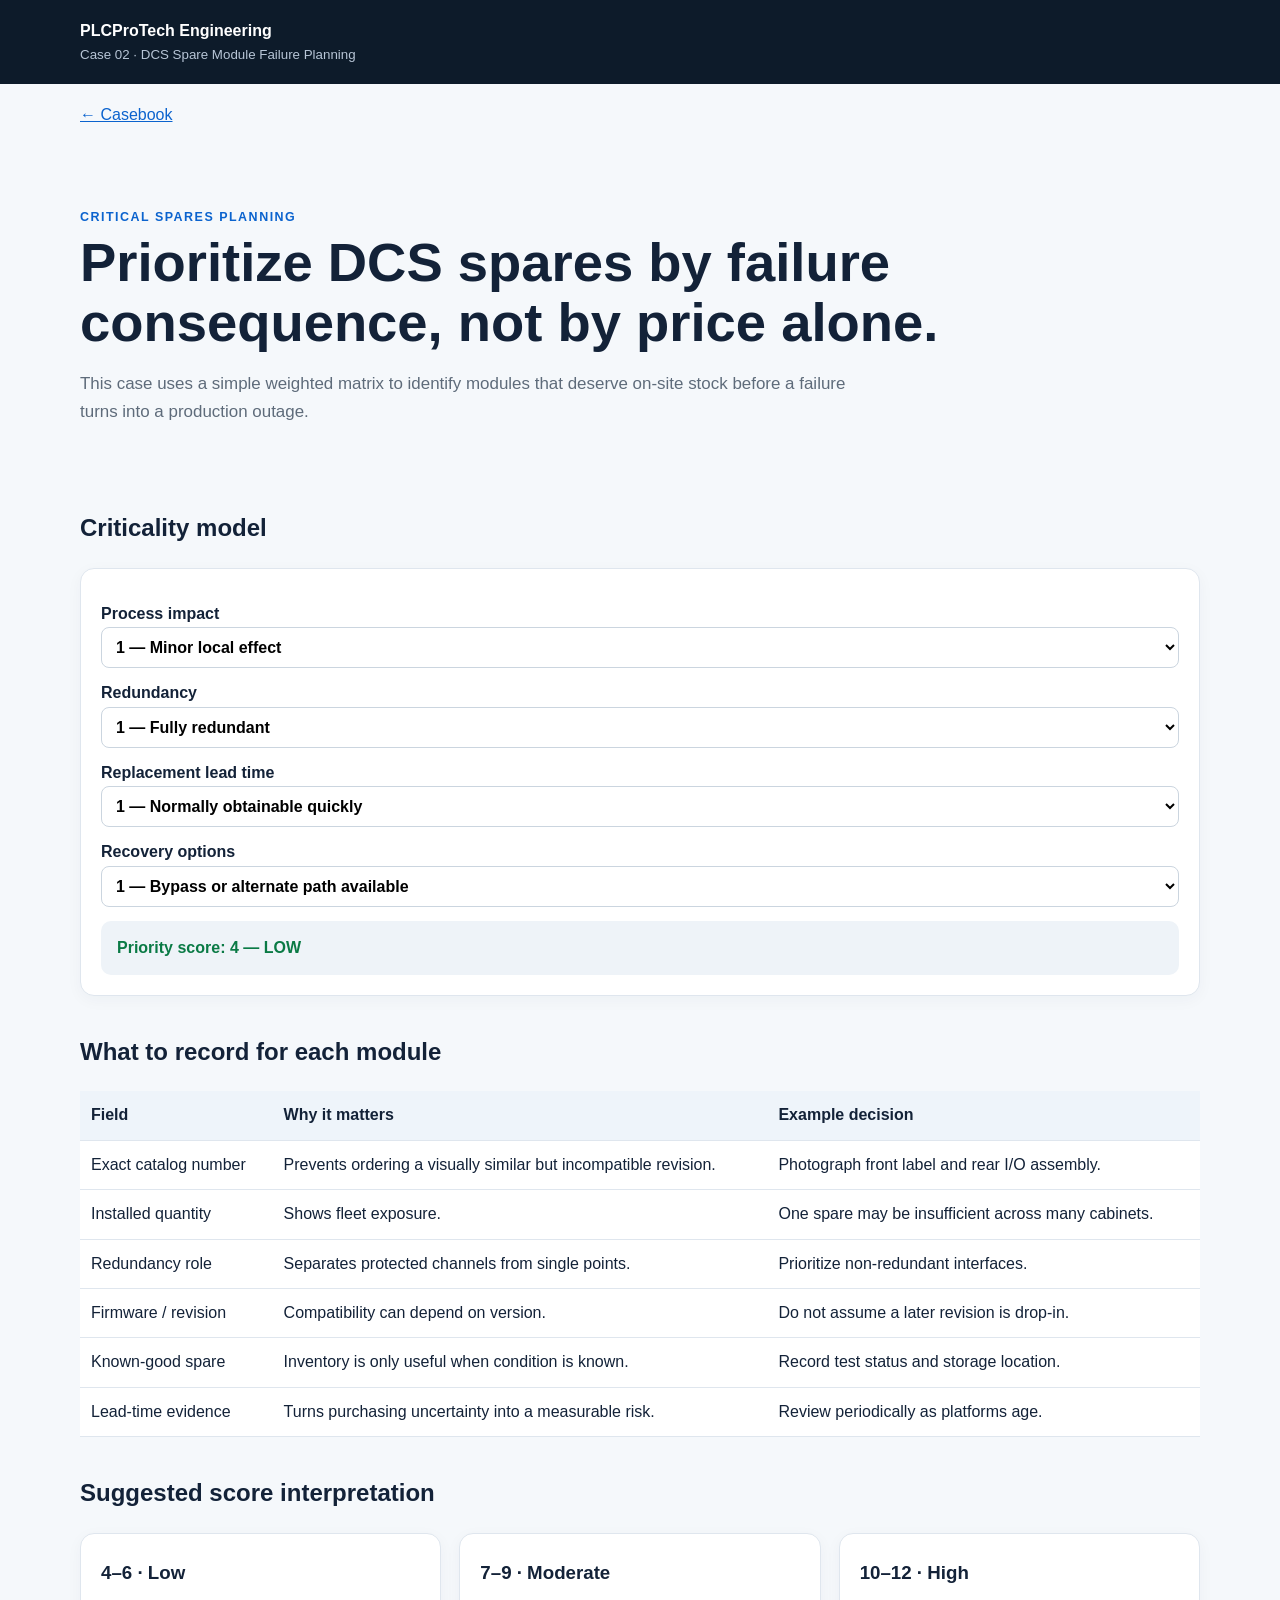
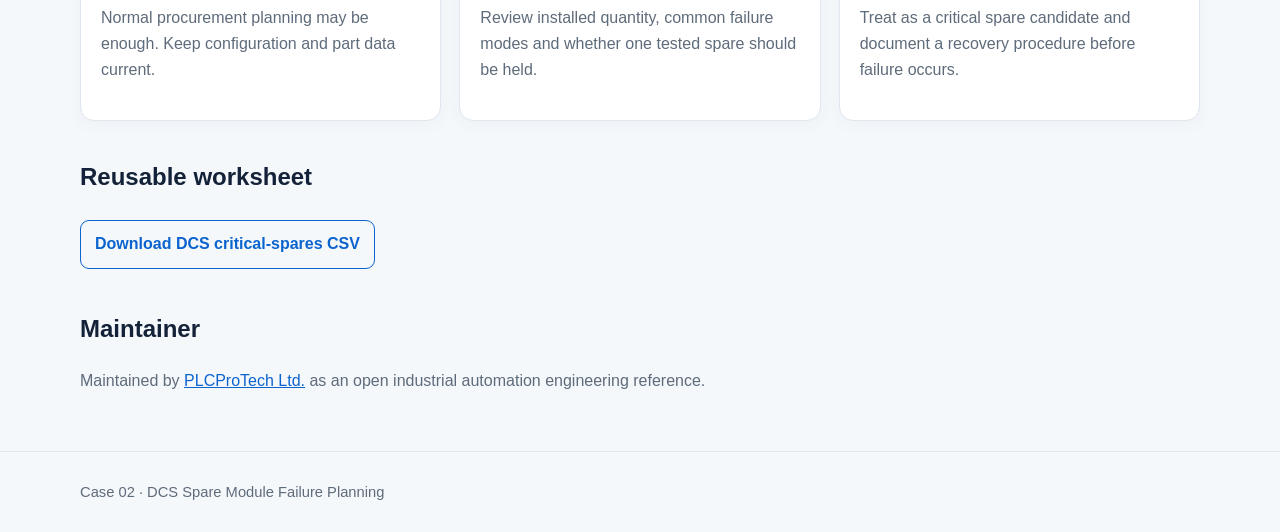
<file: cases/02-dcs-spare-module-failure-planning.html>
<!doctype html><html lang="en"><head><meta charset="utf-8"><meta name="viewport" content="width=device-width,initial-scale=1"><title>DCS Spare Module Failure Planning | Engineering Case 02</title><meta name="description" content="A practical DCS critical-spares planning case with process impact, redundancy, lead-time and recoverability scoring."><link rel="stylesheet" href="../assets/style.css"></head><body><header><div class="wrap brand">PLCProTech Engineering<small>Case 02 · DCS Spare Module Failure Planning</small></div></header><main class="wrap"><div class="nav"><a href="../index.html">← Casebook</a></div><section class="hero"><div class="eyebrow">Critical spares planning</div><h1>Prioritize DCS spares by failure consequence, not by price alone.</h1><p class="lead">This case uses a simple weighted matrix to identify modules that deserve on-site stock before a failure turns into a production outage.</p></section><section><h2>Criticality model</h2><div class="tool"><label class="field">Process impact<select id="impact"><option value="1">1 — Minor local effect</option><option value="2">2 — Production degradation</option><option value="3">3 — Unit trip or major production loss</option></select></label><label class="field">Redundancy<select id="red"><option value="1">1 — Fully redundant</option><option value="2">2 — Partial redundancy</option><option value="3">3 — Single point of failure</option></select></label><label class="field">Replacement lead time<select id="lead"><option value="1">1 — Normally obtainable quickly</option><option value="2">2 — Long or uncertain lead time</option><option value="3">3 — Obsolete / difficult to source</option></select></label><label class="field">Recovery options<select id="recovery"><option value="1">1 — Bypass or alternate path available</option><option value="2">2 — Limited workaround</option><option value="3">3 — No practical workaround</option></select></label><div class="result" id="score">Priority score: 4 — LOW</div></div></section><section><h2>What to record for each module</h2><table><tr><th>Field</th><th>Why it matters</th><th>Example decision</th></tr><tr><td>Exact catalog number</td><td>Prevents ordering a visually similar but incompatible revision.</td><td>Photograph front label and rear I/O assembly.</td></tr><tr><td>Installed quantity</td><td>Shows fleet exposure.</td><td>One spare may be insufficient across many cabinets.</td></tr><tr><td>Redundancy role</td><td>Separates protected channels from single points.</td><td>Prioritize non-redundant interfaces.</td></tr><tr><td>Firmware / revision</td><td>Compatibility can depend on version.</td><td>Do not assume a later revision is drop-in.</td></tr><tr><td>Known-good spare</td><td>Inventory is only useful when condition is known.</td><td>Record test status and storage location.</td></tr><tr><td>Lead-time evidence</td><td>Turns purchasing uncertainty into a measurable risk.</td><td>Review periodically as platforms age.</td></tr></table></section><section><h2>Suggested score interpretation</h2><div class="grid"><div class="card"><h3>4–6 · Low</h3><p>Normal procurement planning may be enough. Keep configuration and part data current.</p></div><div class="card"><h3>7–9 · Moderate</h3><p>Review installed quantity, common failure modes and whether one tested spare should be held.</p></div><div class="card"><h3>10–12 · High</h3><p>Treat as a critical spare candidate and document a recovery procedure before failure occurs.</p></div></div></section><section><h2>Reusable worksheet</h2><a class="btn" href="../data/dcs-critical-spares.csv">Download DCS critical-spares CSV</a></section><section><h2>Maintainer</h2><p class="muted">Maintained by <a href="https://www.plcprotech.com/pages/about-us">PLCProTech Ltd.</a> as an open industrial automation engineering reference.</p></section></main><footer><div class="wrap">Case 02 · DCS Spare Module Failure Planning</div></footer><script>const ids=['impact','red','lead','recovery'],o=document.getElementById('score');function c(){const s=ids.reduce((n,id)=>n+Number(document.getElementById(id).value),0);let l='LOW',cl='low';if(s>=10){l='HIGH';cl='high'}else if(s>=7){l='MODERATE';cl='moderate'}o.className='result '+cl;o.textContent=`Priority score: ${s} — ${l}`;}ids.forEach(id=>document.getElementById(id).addEventListener('change',c));c();</script></body></html>
</file>
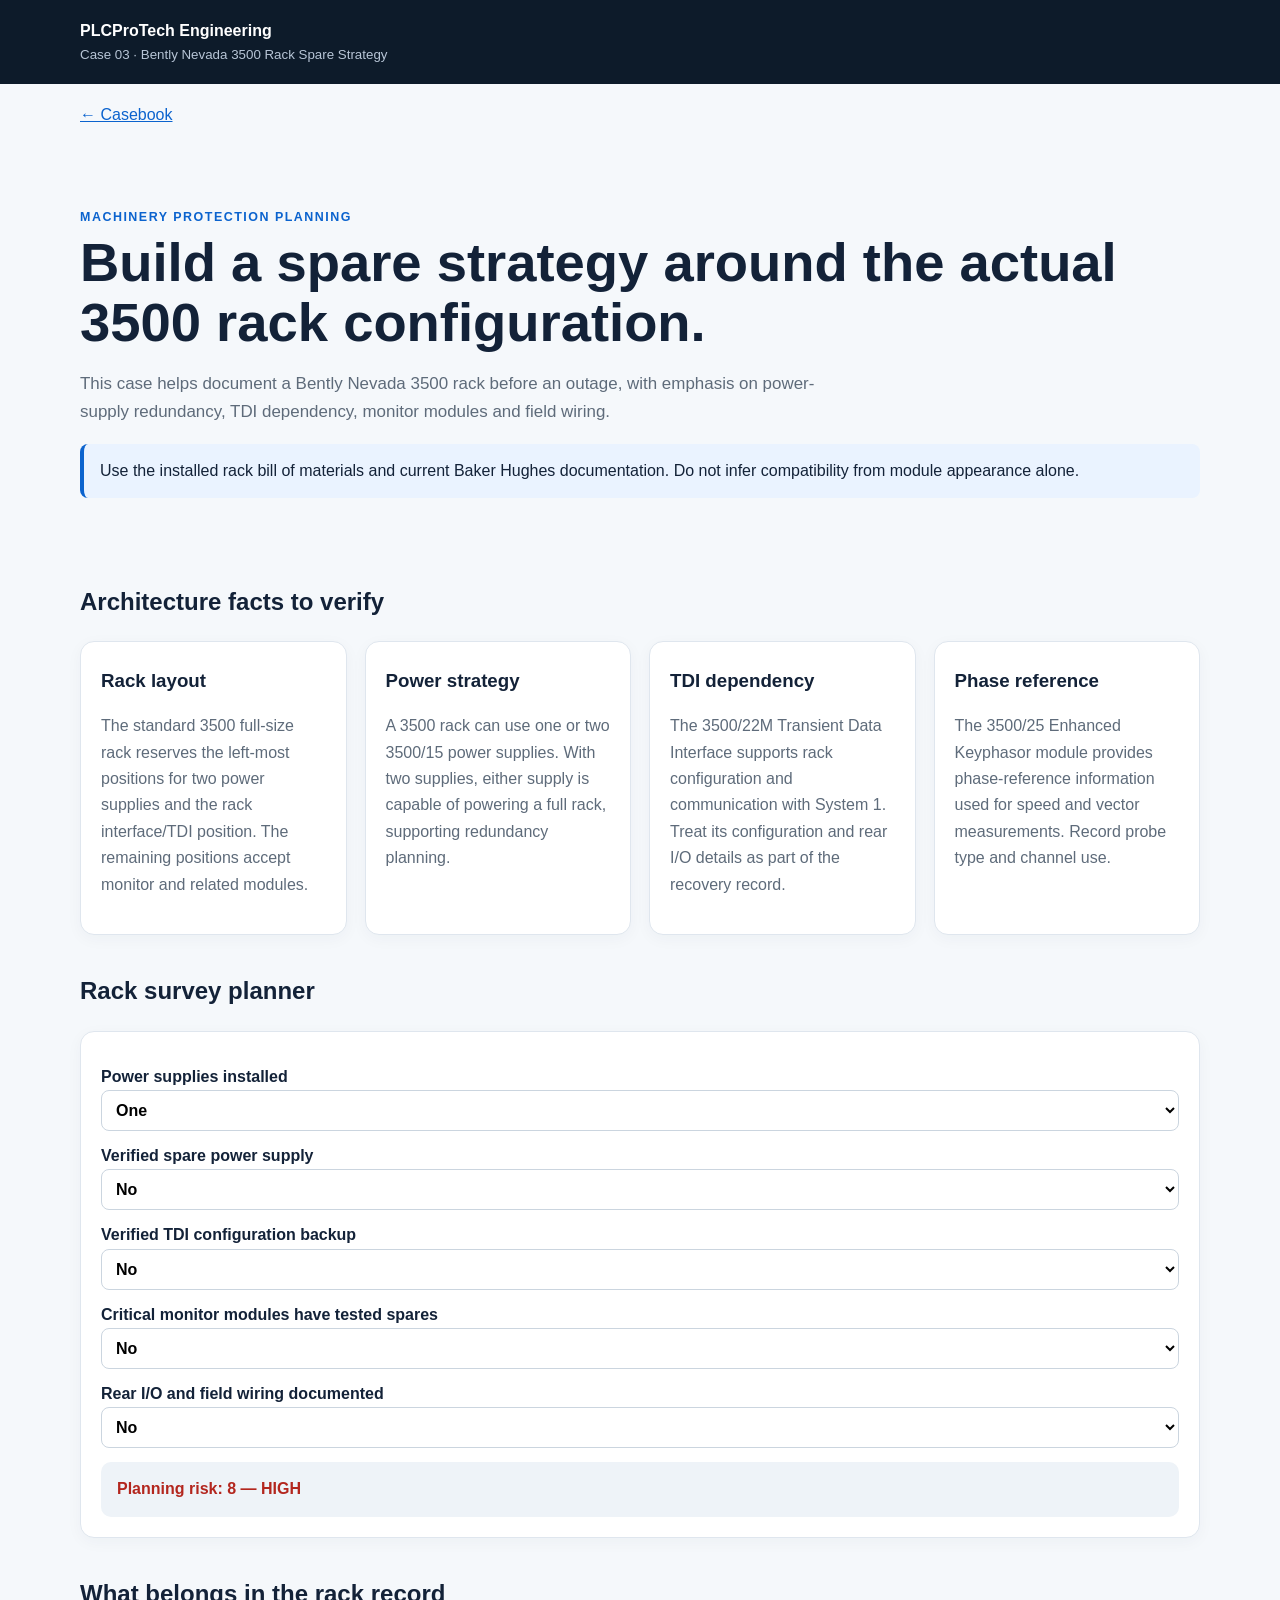
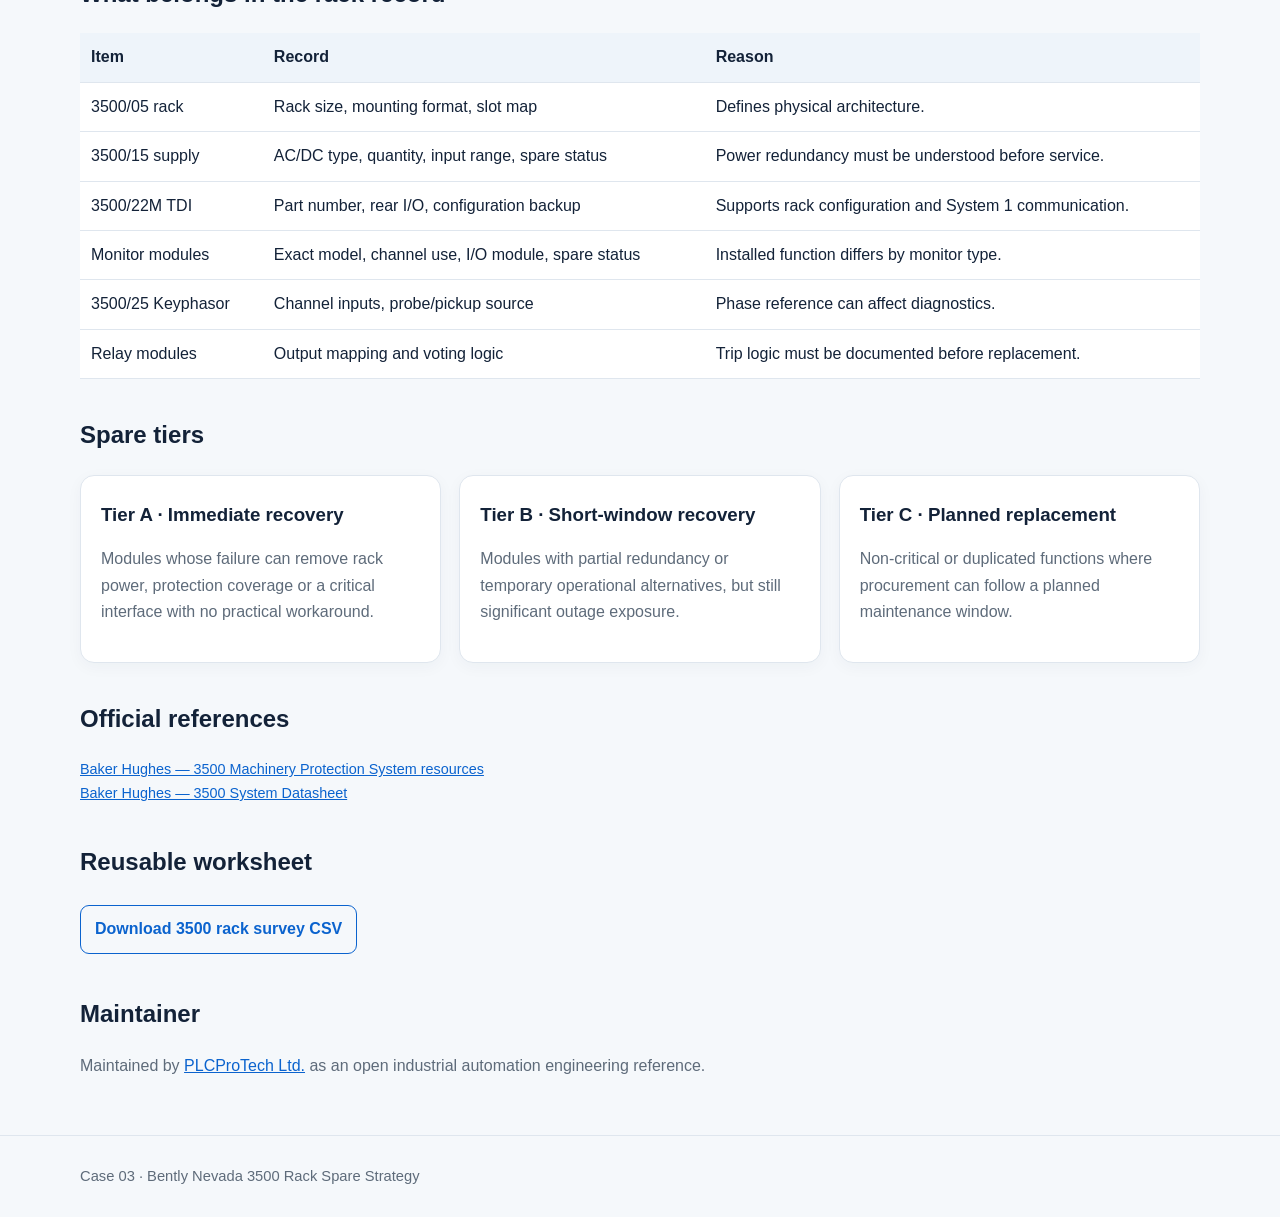
<file: cases/03-bently-nevada-3500-rack-spare-strategy.html>
<!doctype html><html lang="en"><head><meta charset="utf-8"><meta name="viewport" content="width=device-width,initial-scale=1"><title>Bently Nevada 3500 Rack Spare Strategy | Engineering Case 03</title><meta name="description" content="A field-planning reference for documenting Bently Nevada 3500 rack architecture, redundancy, critical modules and spare strategy."><link rel="stylesheet" href="../assets/style.css"></head><body><header><div class="wrap brand">PLCProTech Engineering<small>Case 03 · Bently Nevada 3500 Rack Spare Strategy</small></div></header><main class="wrap"><div class="nav"><a href="../index.html">← Casebook</a></div><section class="hero"><div class="eyebrow">Machinery protection planning</div><h1>Build a spare strategy around the actual 3500 rack configuration.</h1><p class="lead">This case helps document a Bently Nevada 3500 rack before an outage, with emphasis on power-supply redundancy, TDI dependency, monitor modules and field wiring.</p><div class="notice">Use the installed rack bill of materials and current Baker Hughes documentation. Do not infer compatibility from module appearance alone.</div></section><section><h2>Architecture facts to verify</h2><div class="grid"><div class="card"><h3>Rack layout</h3><p>The standard 3500 full-size rack reserves the left-most positions for two power supplies and the rack interface/TDI position. The remaining positions accept monitor and related modules.</p></div><div class="card"><h3>Power strategy</h3><p>A 3500 rack can use one or two 3500/15 power supplies. With two supplies, either supply is capable of powering a full rack, supporting redundancy planning.</p></div><div class="card"><h3>TDI dependency</h3><p>The 3500/22M Transient Data Interface supports rack configuration and communication with System 1. Treat its configuration and rear I/O details as part of the recovery record.</p></div><div class="card"><h3>Phase reference</h3><p>The 3500/25 Enhanced Keyphasor module provides phase-reference information used for speed and vector measurements. Record probe type and channel use.</p></div></div></section><section><h2>Rack survey planner</h2><div class="tool"><label class="field">Power supplies installed<select id="ps"><option value="1">One</option><option value="0">Two</option></select></label><label class="field">Verified spare power supply<select id="sps"><option value="2">No</option><option value="0">Yes</option></select></label><label class="field">Verified TDI configuration backup<select id="tdi"><option value="2">No</option><option value="0">Yes</option></select></label><label class="field">Critical monitor modules have tested spares<select id="mon"><option value="2">No</option><option value="0">Yes</option></select></label><label class="field">Rear I/O and field wiring documented<select id="io"><option value="1">No</option><option value="0">Yes</option></select></label><div class="result" id="r">Planning risk: 8 — HIGH</div></div></section><section><h2>What belongs in the rack record</h2><table><tr><th>Item</th><th>Record</th><th>Reason</th></tr><tr><td>3500/05 rack</td><td>Rack size, mounting format, slot map</td><td>Defines physical architecture.</td></tr><tr><td>3500/15 supply</td><td>AC/DC type, quantity, input range, spare status</td><td>Power redundancy must be understood before service.</td></tr><tr><td>3500/22M TDI</td><td>Part number, rear I/O, configuration backup</td><td>Supports rack configuration and System 1 communication.</td></tr><tr><td>Monitor modules</td><td>Exact model, channel use, I/O module, spare status</td><td>Installed function differs by monitor type.</td></tr><tr><td>3500/25 Keyphasor</td><td>Channel inputs, probe/pickup source</td><td>Phase reference can affect diagnostics.</td></tr><tr><td>Relay modules</td><td>Output mapping and voting logic</td><td>Trip logic must be documented before replacement.</td></tr></table></section><section><h2>Spare tiers</h2><div class="grid"><div class="card"><h3>Tier A · Immediate recovery</h3><p>Modules whose failure can remove rack power, protection coverage or a critical interface with no practical workaround.</p></div><div class="card"><h3>Tier B · Short-window recovery</h3><p>Modules with partial redundancy or temporary operational alternatives, but still significant outage exposure.</p></div><div class="card"><h3>Tier C · Planned replacement</h3><p>Non-critical or duplicated functions where procurement can follow a planned maintenance window.</p></div></div></section><section><h2>Official references</h2><p class="source"><a href="https://www.bakerhughes.com/bently-nevada/monitoring-systems/machinery-protection/3500-machinery-protection-systems">Baker Hughes — 3500 Machinery Protection System resources</a><br><a href="https://dam.bakerhughes.com/m/3e2d1931acef5630/original/3500-System-Datasheet-162096-pdf.pdf">Baker Hughes — 3500 System Datasheet</a></p></section><section><h2>Reusable worksheet</h2><a class="btn" href="../data/bently-3500-rack-survey.csv">Download 3500 rack survey CSV</a></section><section><h2>Maintainer</h2><p class="muted">Maintained by <a href="https://www.plcprotech.com/pages/about-us">PLCProTech Ltd.</a> as an open industrial automation engineering reference.</p></section></main><footer><div class="wrap">Case 03 · Bently Nevada 3500 Rack Spare Strategy</div></footer><script>const ids=['ps','sps','tdi','mon','io'],o=document.getElementById('r');function c(){const s=ids.reduce((n,id)=>n+Number(document.getElementById(id).value),0);let l='LOW',cl='low';if(s>=6){l='HIGH';cl='high'}else if(s>=3){l='MODERATE';cl='moderate'}o.className='result '+cl;o.textContent=`Planning risk: ${s} — ${l}`;}ids.forEach(id=>document.getElementById(id).addEventListener('change',c));c();</script></body></html>
</file>
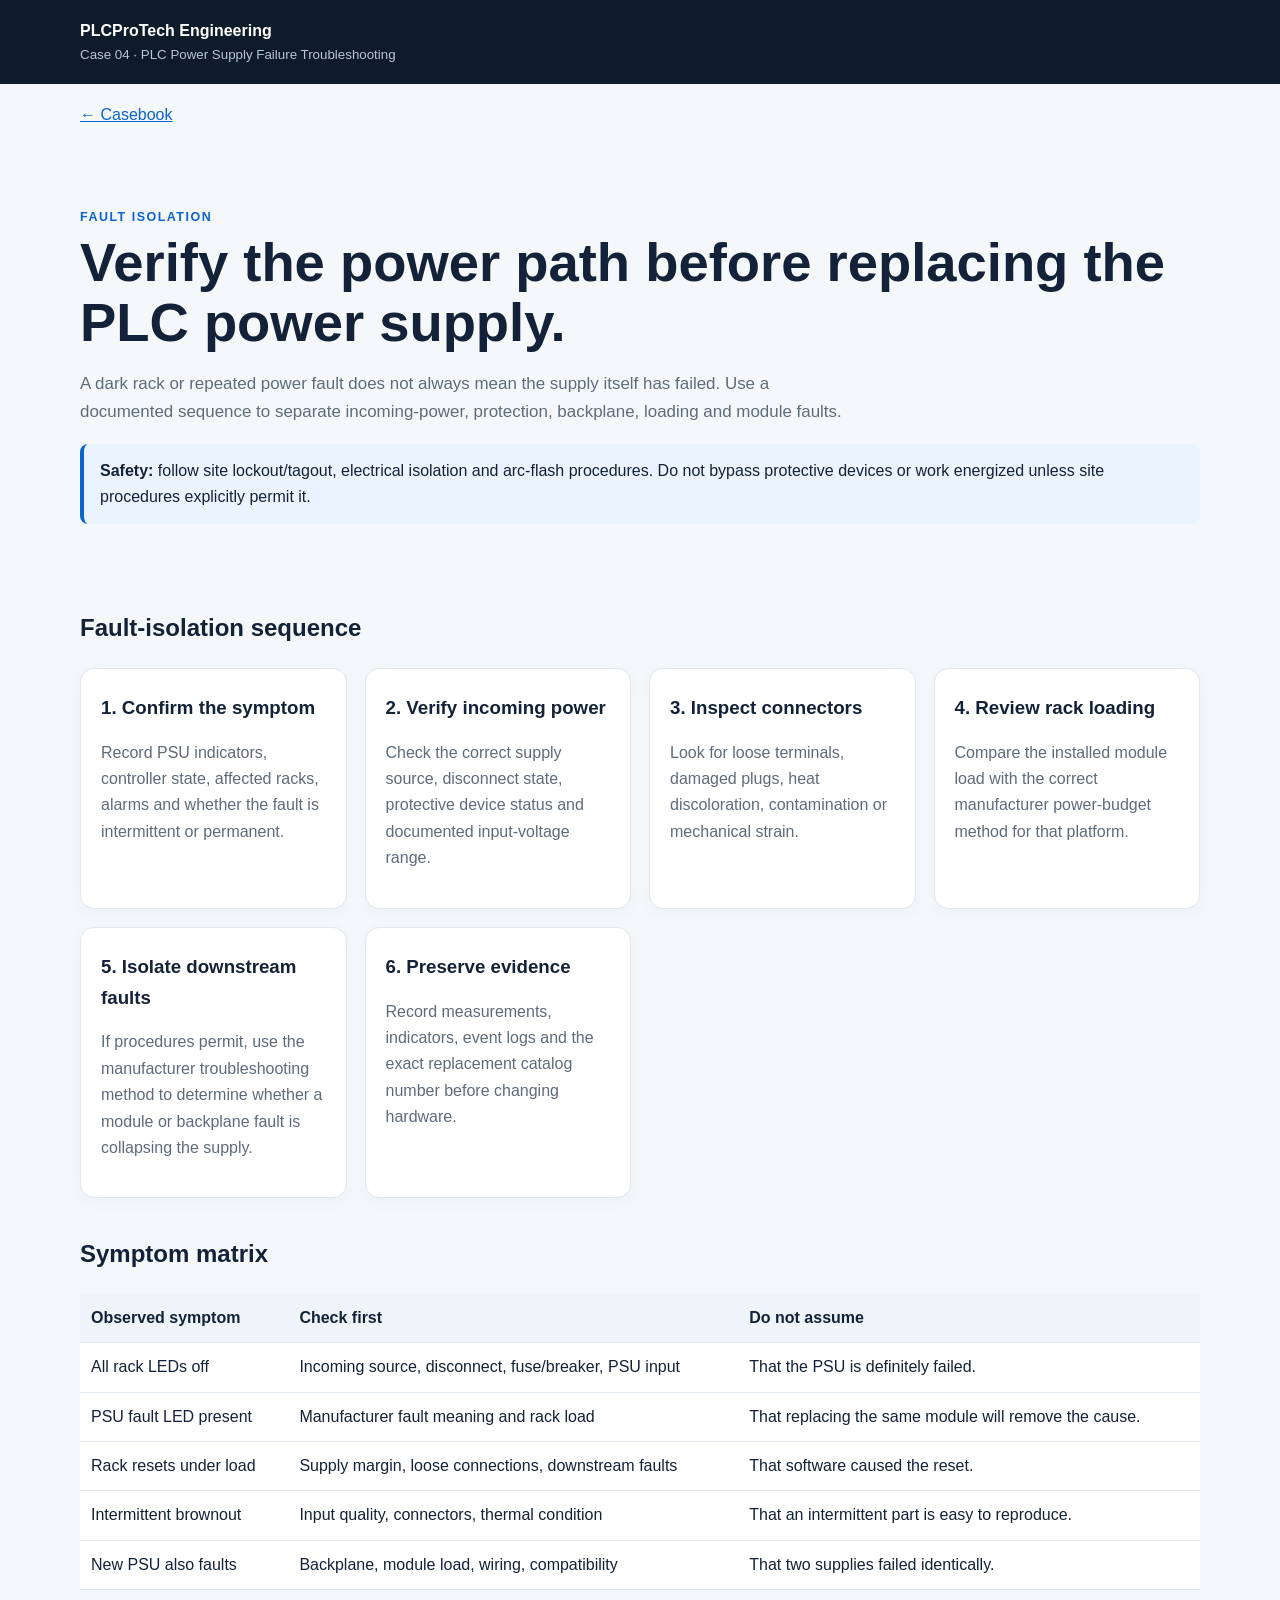
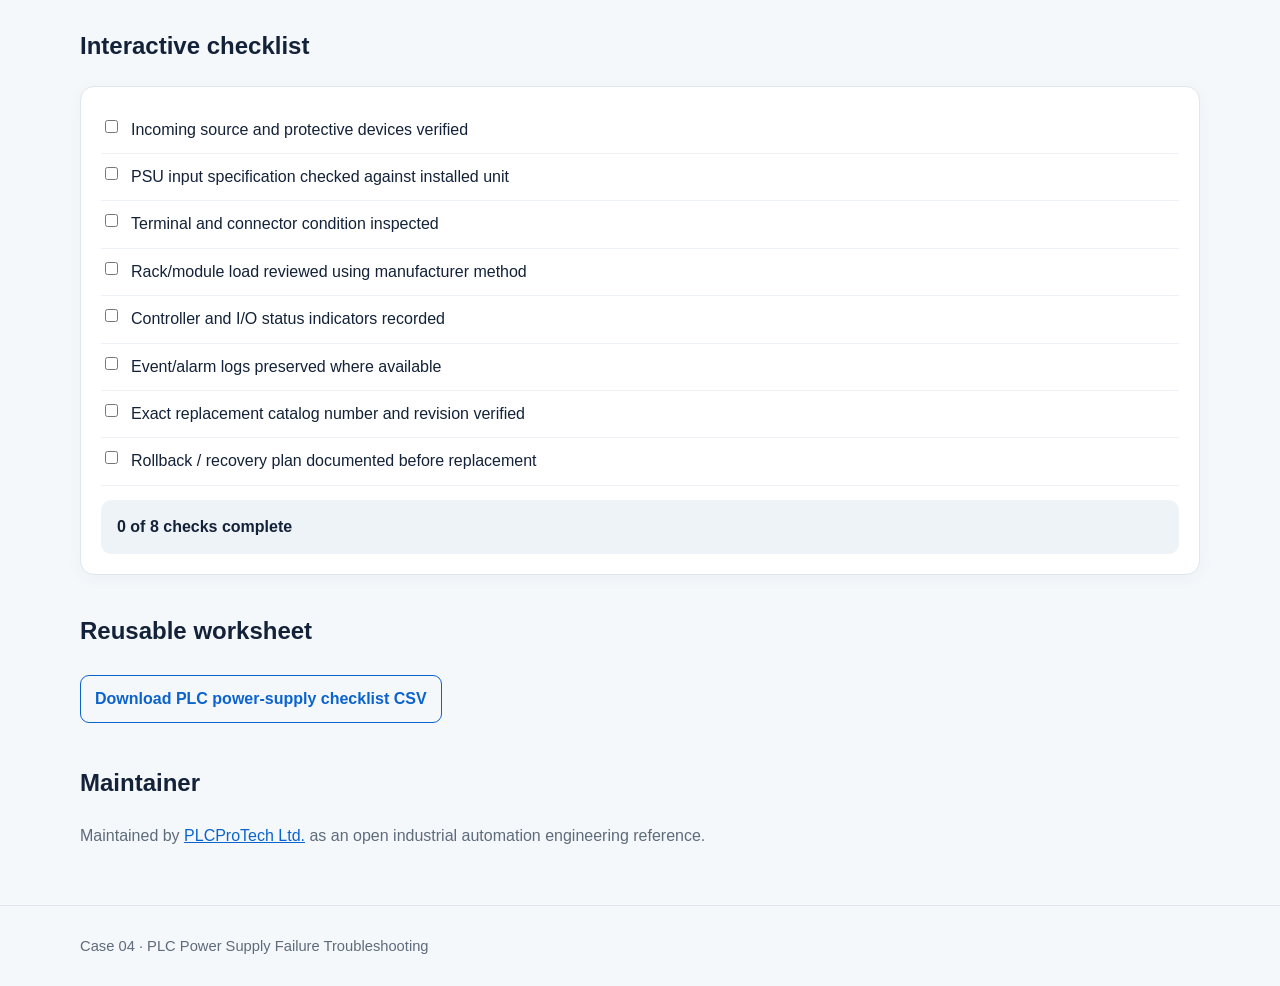
<file: cases/04-plc-power-supply-failure-troubleshooting.html>
<!doctype html><html lang="en"><head><meta charset="utf-8"><meta name="viewport" content="width=device-width,initial-scale=1"><title>PLC Power Supply Failure Troubleshooting | Engineering Case 04</title><meta name="description" content="A structured PLC power-supply fault-isolation checklist covering incoming power, protection, rack loading, status indications and recovery records."><link rel="stylesheet" href="../assets/style.css"></head><body><header><div class="wrap brand">PLCProTech Engineering<small>Case 04 · PLC Power Supply Failure Troubleshooting</small></div></header><main class="wrap"><div class="nav"><a href="../index.html">← Casebook</a></div><section class="hero"><div class="eyebrow">Fault isolation</div><h1>Verify the power path before replacing the PLC power supply.</h1><p class="lead">A dark rack or repeated power fault does not always mean the supply itself has failed. Use a documented sequence to separate incoming-power, protection, backplane, loading and module faults.</p><div class="notice"><strong>Safety:</strong> follow site lockout/tagout, electrical isolation and arc-flash procedures. Do not bypass protective devices or work energized unless site procedures explicitly permit it.</div></section><section><h2>Fault-isolation sequence</h2><div class="grid"><div class="card"><h3>1. Confirm the symptom</h3><p>Record PSU indicators, controller state, affected racks, alarms and whether the fault is intermittent or permanent.</p></div><div class="card"><h3>2. Verify incoming power</h3><p>Check the correct supply source, disconnect state, protective device status and documented input-voltage range.</p></div><div class="card"><h3>3. Inspect connectors</h3><p>Look for loose terminals, damaged plugs, heat discoloration, contamination or mechanical strain.</p></div><div class="card"><h3>4. Review rack loading</h3><p>Compare the installed module load with the correct manufacturer power-budget method for that platform.</p></div><div class="card"><h3>5. Isolate downstream faults</h3><p>If procedures permit, use the manufacturer troubleshooting method to determine whether a module or backplane fault is collapsing the supply.</p></div><div class="card"><h3>6. Preserve evidence</h3><p>Record measurements, indicators, event logs and the exact replacement catalog number before changing hardware.</p></div></div></section><section><h2>Symptom matrix</h2><table><tr><th>Observed symptom</th><th>Check first</th><th>Do not assume</th></tr><tr><td>All rack LEDs off</td><td>Incoming source, disconnect, fuse/breaker, PSU input</td><td>That the PSU is definitely failed.</td></tr><tr><td>PSU fault LED present</td><td>Manufacturer fault meaning and rack load</td><td>That replacing the same module will remove the cause.</td></tr><tr><td>Rack resets under load</td><td>Supply margin, loose connections, downstream faults</td><td>That software caused the reset.</td></tr><tr><td>Intermittent brownout</td><td>Input quality, connectors, thermal condition</td><td>That an intermittent part is easy to reproduce.</td></tr><tr><td>New PSU also faults</td><td>Backplane, module load, wiring, compatibility</td><td>That two supplies failed identically.</td></tr></table></section><section><h2>Interactive checklist</h2><div class="tool" id="checks"><label class="check"><input type="checkbox"> Incoming source and protective devices verified</label><label class="check"><input type="checkbox"> PSU input specification checked against installed unit</label><label class="check"><input type="checkbox"> Terminal and connector condition inspected</label><label class="check"><input type="checkbox"> Rack/module load reviewed using manufacturer method</label><label class="check"><input type="checkbox"> Controller and I/O status indicators recorded</label><label class="check"><input type="checkbox"> Event/alarm logs preserved where available</label><label class="check"><input type="checkbox"> Exact replacement catalog number and revision verified</label><label class="check"><input type="checkbox"> Rollback / recovery plan documented before replacement</label><div class="result" id="progress">0 of 8 checks complete</div></div></section><section><h2>Reusable worksheet</h2><a class="btn" href="../data/plc-power-supply-checklist.csv">Download PLC power-supply checklist CSV</a></section><section><h2>Maintainer</h2><p class="muted">Maintained by <a href="https://www.plcprotech.com/pages/about-us">PLCProTech Ltd.</a> as an open industrial automation engineering reference.</p></section></main><footer><div class="wrap">Case 04 · PLC Power Supply Failure Troubleshooting</div></footer><script>const b=[...document.querySelectorAll('#checks input')],o=document.getElementById('progress');function c(){o.textContent=`${b.filter(x=>x.checked).length} of ${b.length} checks complete`;}b.forEach(x=>x.addEventListener('change',c));</script></body></html>
</file>
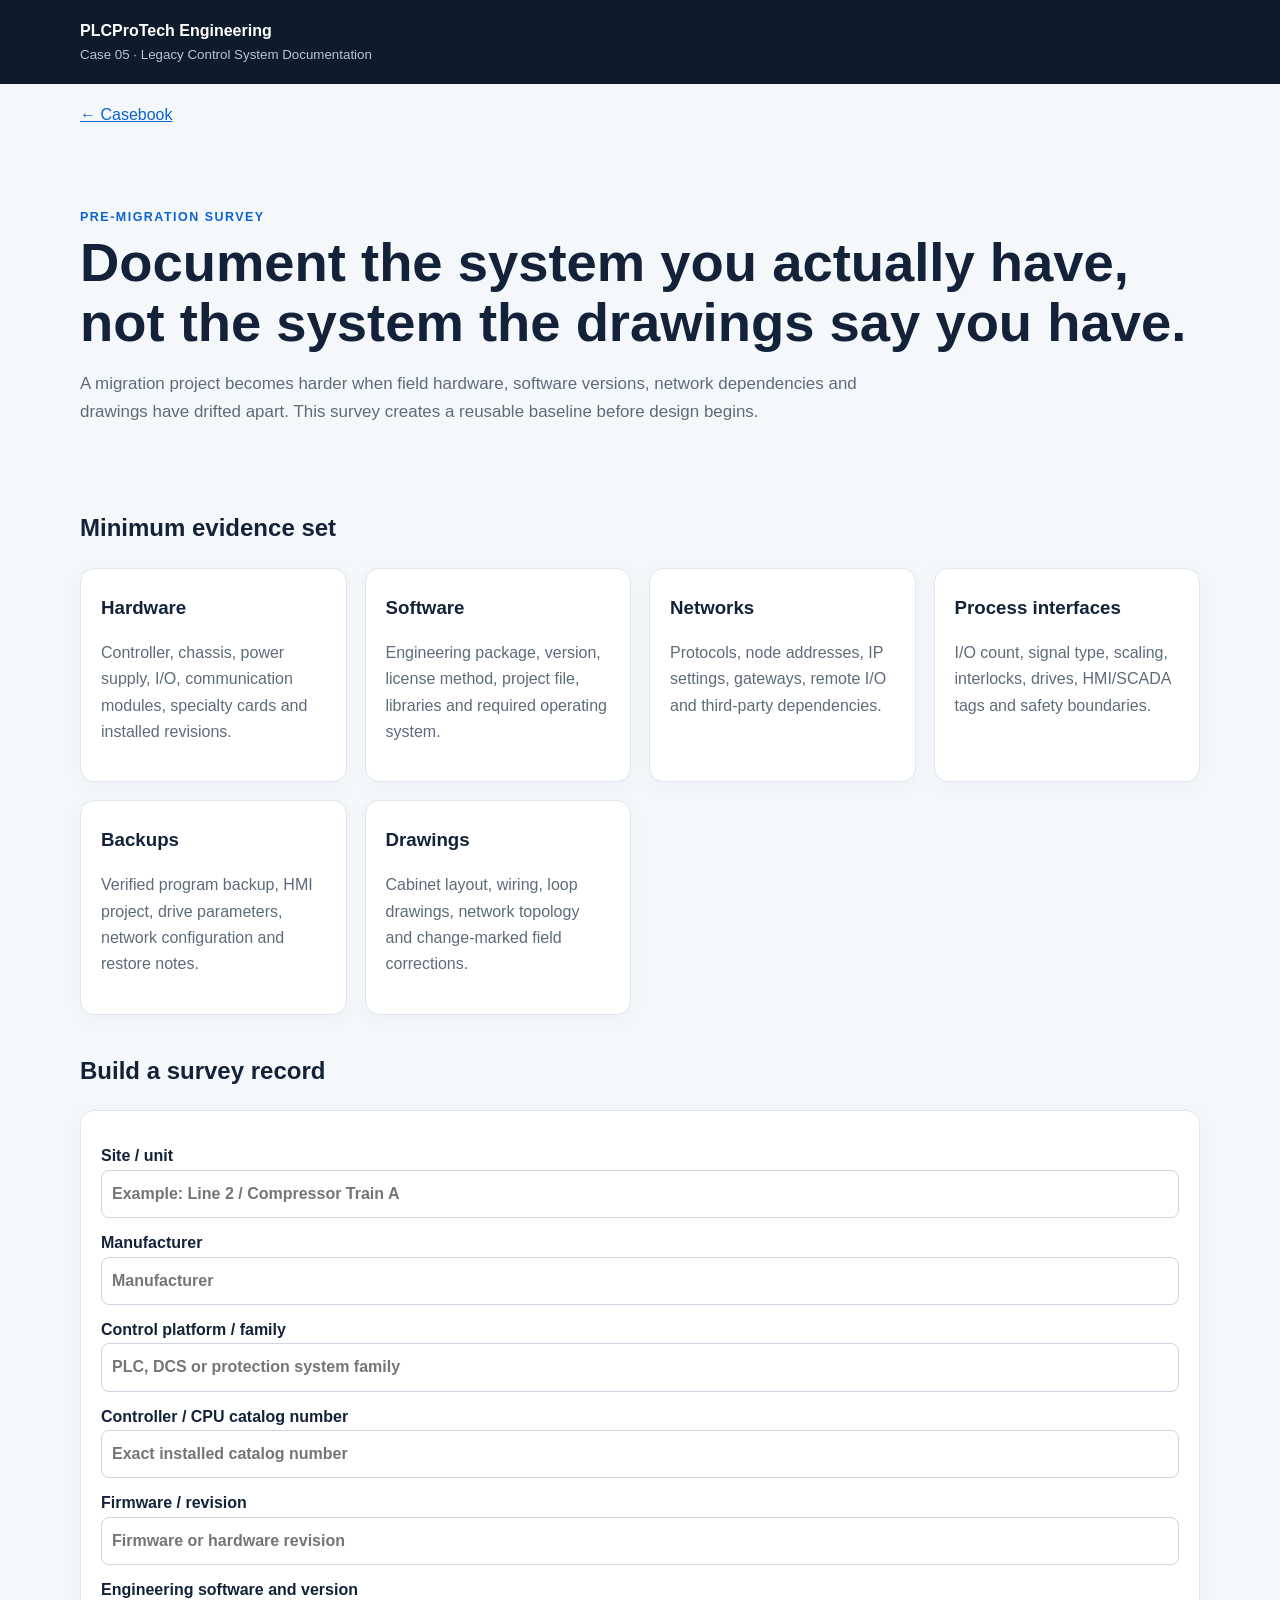
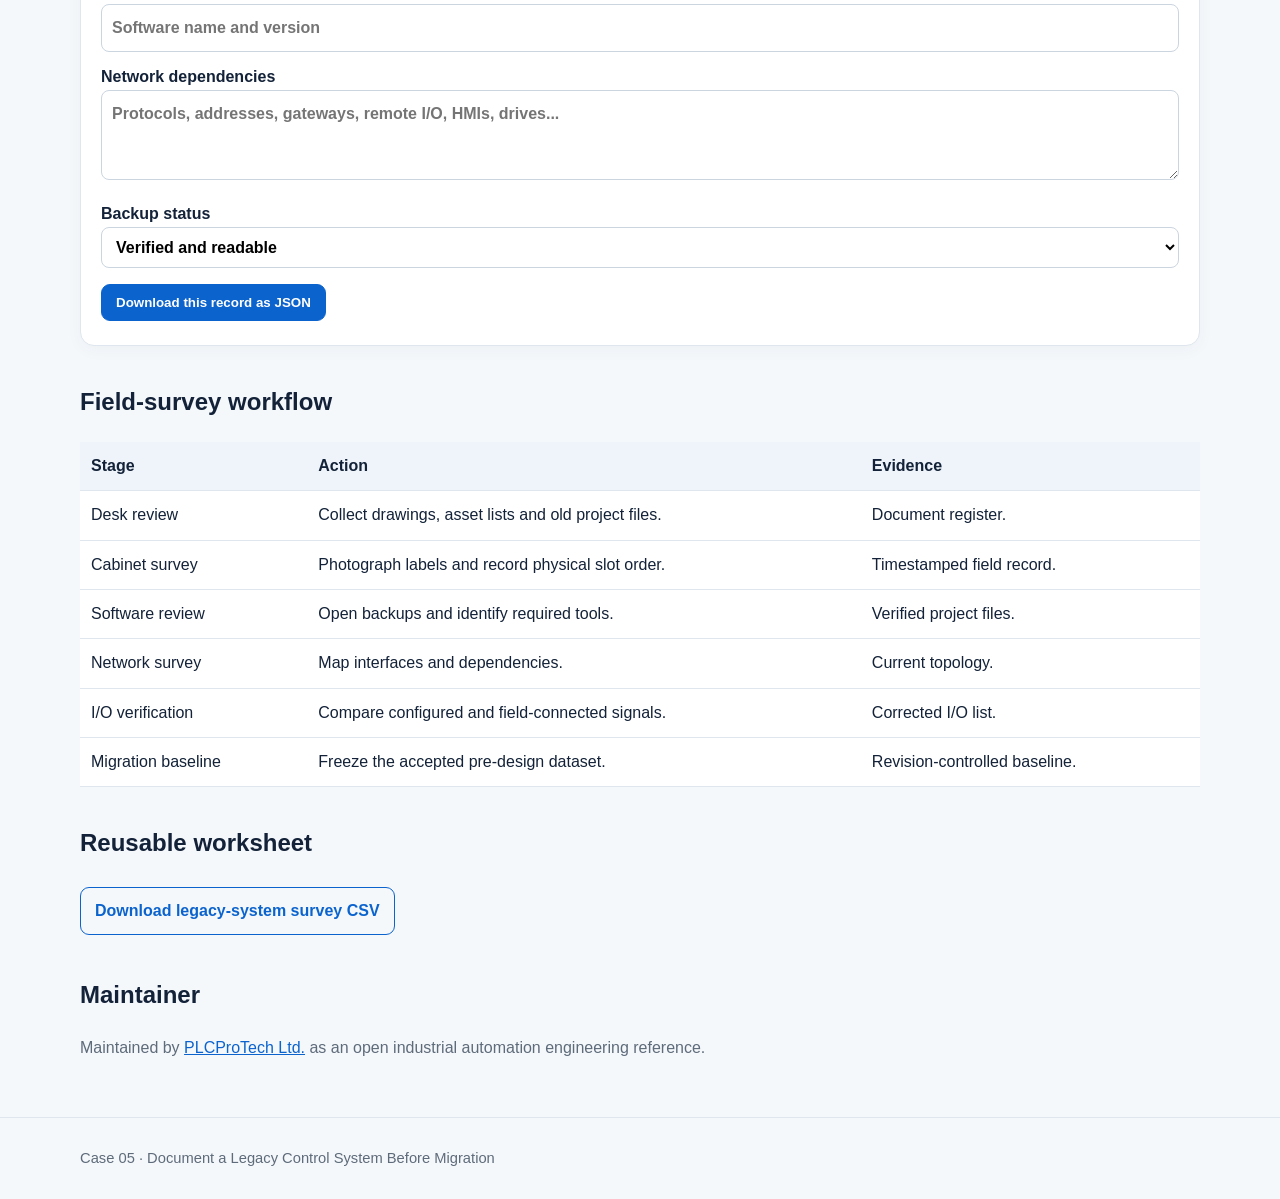
<file: cases/05-document-legacy-control-system.html>
<!doctype html><html lang="en"><head><meta charset="utf-8"><meta name="viewport" content="width=device-width,initial-scale=1"><title>Document a Legacy Control System Before Migration | Engineering Case 05</title><meta name="description" content="A field-survey template for documenting legacy control-system hardware, firmware, software, networks, I/O, backups and drawings before migration."><link rel="stylesheet" href="../assets/style.css"></head><body><header><div class="wrap brand">PLCProTech Engineering<small>Case 05 · Legacy Control System Documentation</small></div></header><main class="wrap"><div class="nav"><a href="../index.html">← Casebook</a></div><section class="hero"><div class="eyebrow">Pre-migration survey</div><h1>Document the system you actually have, not the system the drawings say you have.</h1><p class="lead">A migration project becomes harder when field hardware, software versions, network dependencies and drawings have drifted apart. This survey creates a reusable baseline before design begins.</p></section><section><h2>Minimum evidence set</h2><div class="grid"><div class="card"><h3>Hardware</h3><p>Controller, chassis, power supply, I/O, communication modules, specialty cards and installed revisions.</p></div><div class="card"><h3>Software</h3><p>Engineering package, version, license method, project file, libraries and required operating system.</p></div><div class="card"><h3>Networks</h3><p>Protocols, node addresses, IP settings, gateways, remote I/O and third-party dependencies.</p></div><div class="card"><h3>Process interfaces</h3><p>I/O count, signal type, scaling, interlocks, drives, HMI/SCADA tags and safety boundaries.</p></div><div class="card"><h3>Backups</h3><p>Verified program backup, HMI project, drive parameters, network configuration and restore notes.</p></div><div class="card"><h3>Drawings</h3><p>Cabinet layout, wiring, loop drawings, network topology and change-marked field corrections.</p></div></div></section><section><h2>Build a survey record</h2><div class="tool"><label class="field">Site / unit<input id="site" type="text" placeholder="Example: Line 2 / Compressor Train A"></label><label class="field">Manufacturer<input id="maker" type="text" placeholder="Manufacturer"></label><label class="field">Control platform / family<input id="family" type="text" placeholder="PLC, DCS or protection system family"></label><label class="field">Controller / CPU catalog number<input id="cpu" type="text" placeholder="Exact installed catalog number"></label><label class="field">Firmware / revision<input id="fw" type="text" placeholder="Firmware or hardware revision"></label><label class="field">Engineering software and version<input id="sw" type="text" placeholder="Software name and version"></label><label class="field">Network dependencies<textarea id="net" placeholder="Protocols, addresses, gateways, remote I/O, HMIs, drives..."></textarea></label><label class="field">Backup status<select id="backup"><option>Verified and readable</option><option>Available but not verified</option><option>Not available</option></select></label><button class="btn primary" id="download">Download this record as JSON</button></div></section><section><h2>Field-survey workflow</h2><table><tr><th>Stage</th><th>Action</th><th>Evidence</th></tr><tr><td>Desk review</td><td>Collect drawings, asset lists and old project files.</td><td>Document register.</td></tr><tr><td>Cabinet survey</td><td>Photograph labels and record physical slot order.</td><td>Timestamped field record.</td></tr><tr><td>Software review</td><td>Open backups and identify required tools.</td><td>Verified project files.</td></tr><tr><td>Network survey</td><td>Map interfaces and dependencies.</td><td>Current topology.</td></tr><tr><td>I/O verification</td><td>Compare configured and field-connected signals.</td><td>Corrected I/O list.</td></tr><tr><td>Migration baseline</td><td>Freeze the accepted pre-design dataset.</td><td>Revision-controlled baseline.</td></tr></table></section><section><h2>Reusable worksheet</h2><a class="btn" href="../data/legacy-system-survey.csv">Download legacy-system survey CSV</a></section><section><h2>Maintainer</h2><p class="muted">Maintained by <a href="https://www.plcprotech.com/pages/about-us">PLCProTech Ltd.</a> as an open industrial automation engineering reference.</p></section></main><footer><div class="wrap">Case 05 · Document a Legacy Control System Before Migration</div></footer><script>document.getElementById('download').onclick=()=>{const d={site:site.value,manufacturer:maker.value,platform_family:family.value,controller_cpu:cpu.value,firmware_revision:fw.value,engineering_software:sw.value,network_dependencies:net.value,backup_status:backup.value,generated_at:new Date().toISOString()};const a=document.createElement('a');a.href=URL.createObjectURL(new Blob([JSON.stringify(d,null,2)],{type:'application/json'}));a.download='legacy-control-system-survey.json';a.click();URL.revokeObjectURL(a.href)};</script></body></html>
</file>
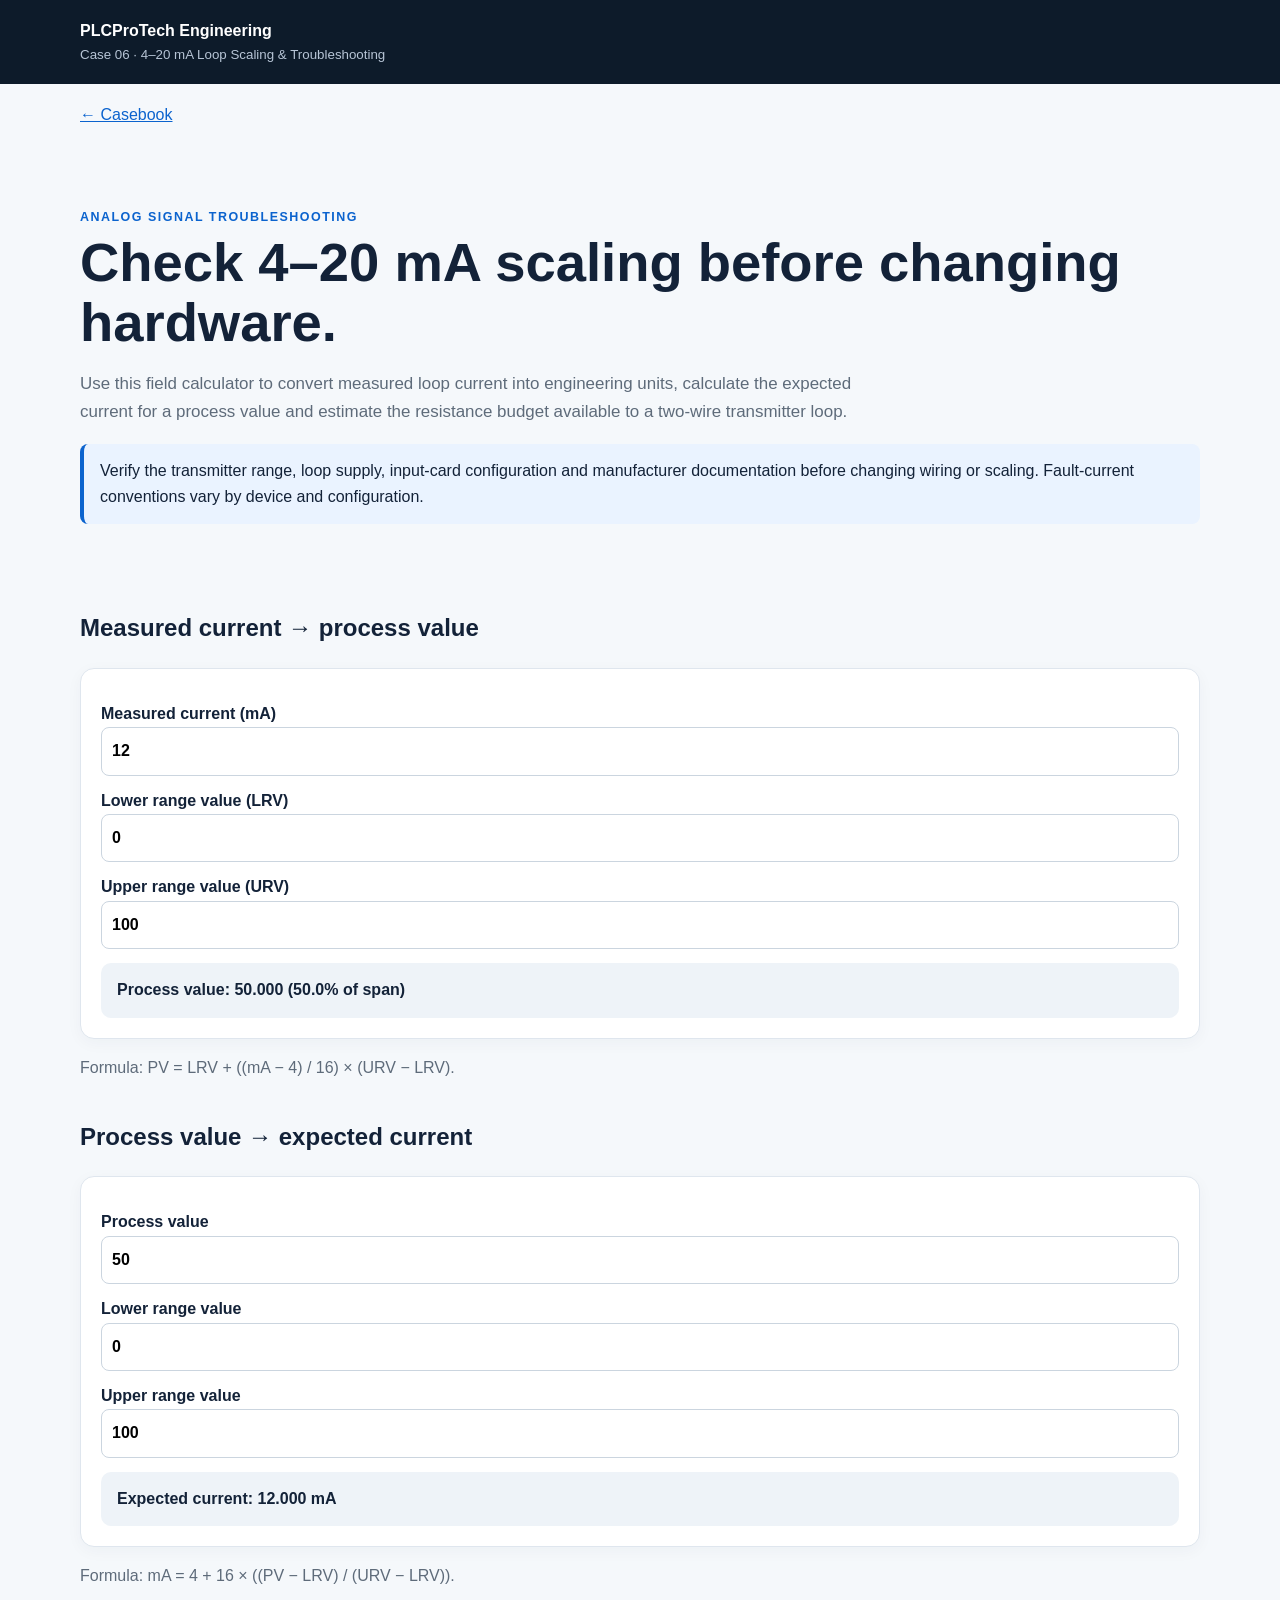
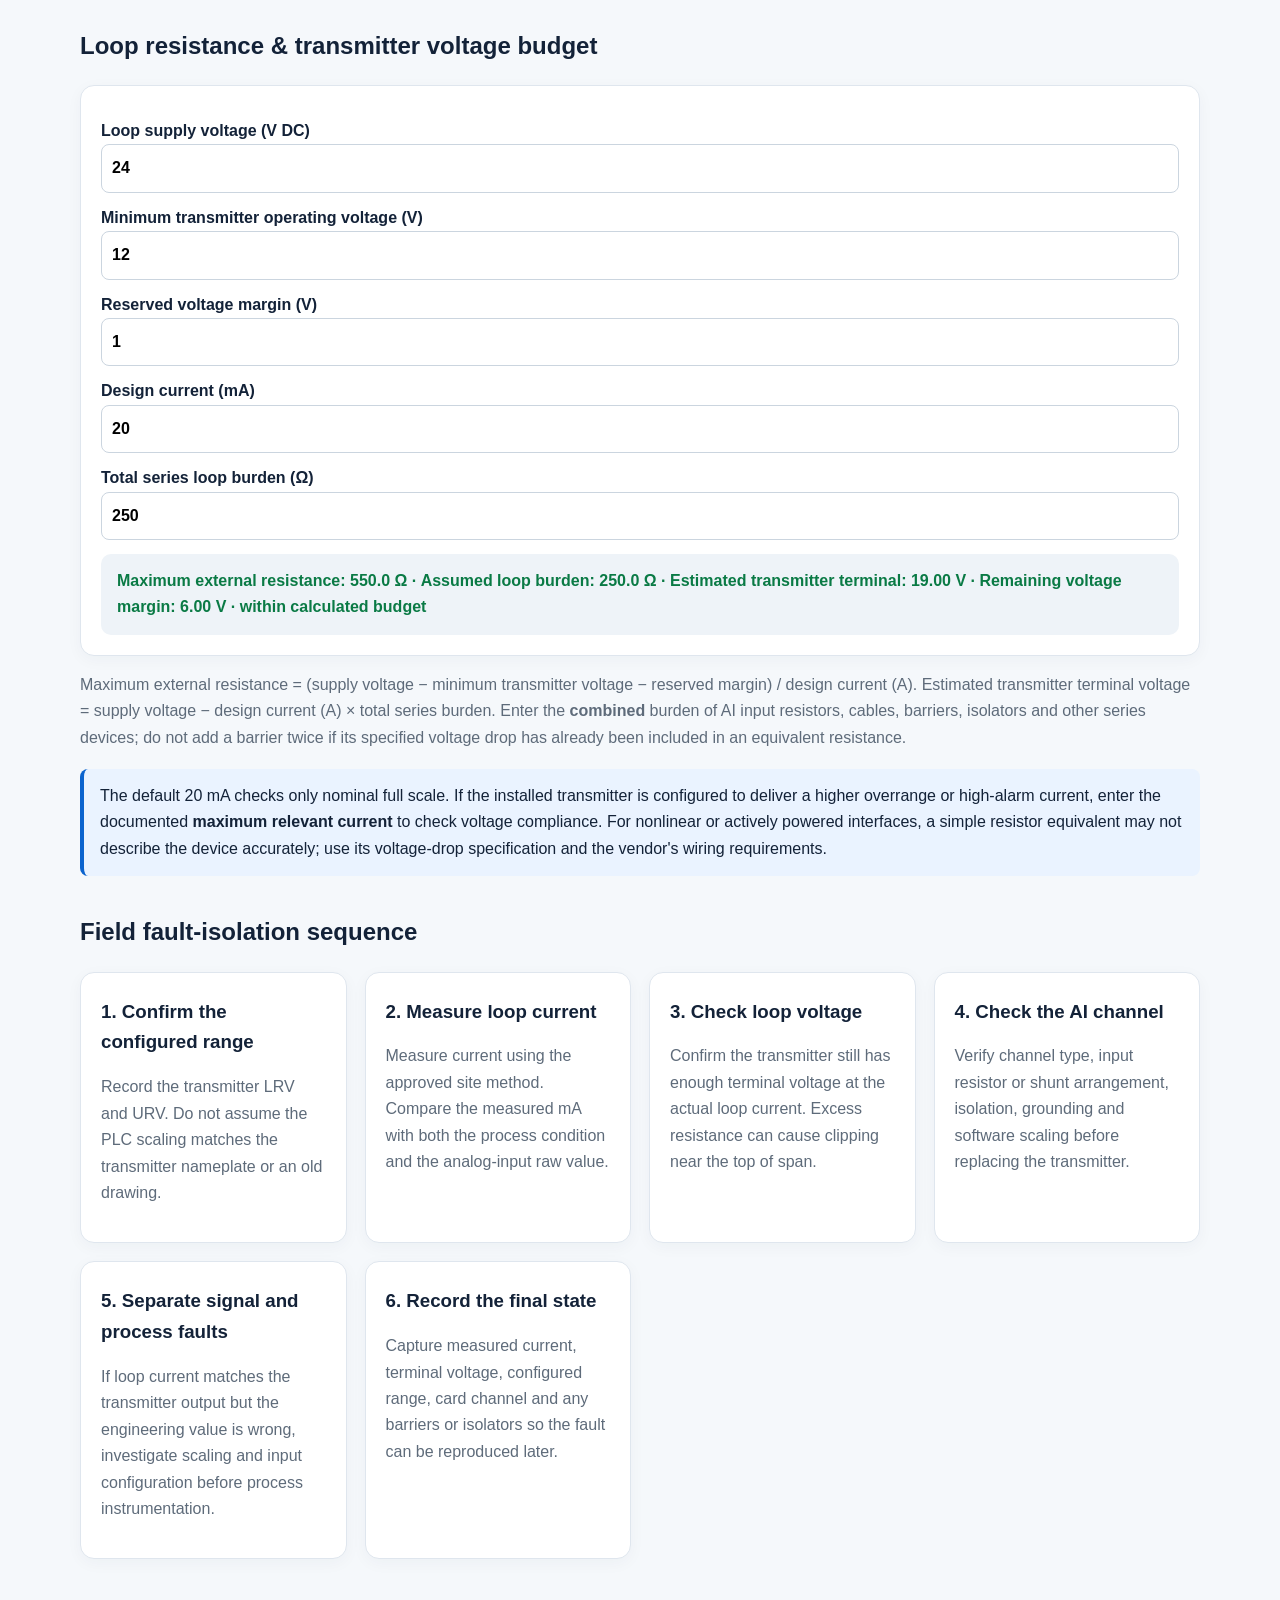
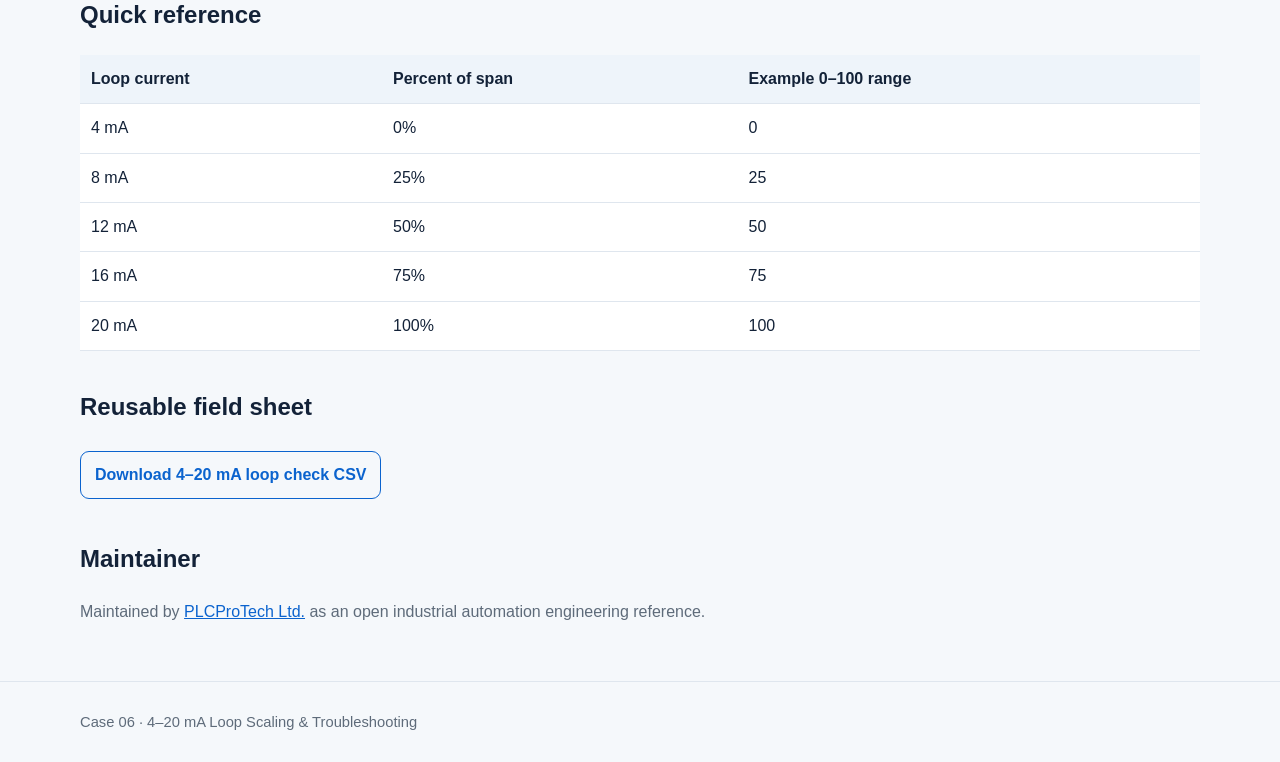
<file: cases/06-4-20ma-loop-scaling-troubleshooting.html>
<!doctype html><html lang="en"><head><meta charset="utf-8"><meta name="viewport" content="width=device-width,initial-scale=1"><title>4–20 mA Loop Scaling & Troubleshooting Calculator | Engineering Case 06</title><meta name="description" content="A field calculator and troubleshooting reference for scaling 4–20 mA signals, checking expected current and estimating available loop resistance."><link rel="stylesheet" href="../assets/style.css"></head><body><header><div class="wrap brand">PLCProTech Engineering<small>Case 06 · 4–20 mA Loop Scaling & Troubleshooting</small></div></header><main class="wrap"><div class="nav"><a href="../index.html">← Casebook</a></div><section class="hero"><div class="eyebrow">Analog signal troubleshooting</div><h1>Check 4–20 mA scaling before changing hardware.</h1><p class="lead">Use this field calculator to convert measured loop current into engineering units, calculate the expected current for a process value and estimate the resistance budget available to a two-wire transmitter loop.</p><div class="notice">Verify the transmitter range, loop supply, input-card configuration and manufacturer documentation before changing wiring or scaling. Fault-current conventions vary by device and configuration.</div></section><section><h2>Measured current → process value</h2><div class="tool"><label class="field">Measured current (mA)<input id="ma" type="number" step="0.001" value="12"></label><label class="field">Lower range value (LRV)<input id="lrv" type="number" step="any" value="0"></label><label class="field">Upper range value (URV)<input id="urv" type="number" step="any" value="100"></label><div class="result" id="pvResult">Process value: 50</div></div><p class="muted">Formula: PV = LRV + ((mA − 4) / 16) × (URV − LRV).</p></section><section><h2>Process value → expected current</h2><div class="tool"><label class="field">Process value<input id="pv" type="number" step="any" value="50"></label><label class="field">Lower range value<input id="lrv2" type="number" step="any" value="0"></label><label class="field">Upper range value<input id="urv2" type="number" step="any" value="100"></label><div class="result" id="maResult">Expected current: 12.000 mA</div></div><p class="muted">Formula: mA = 4 + 16 × ((PV − LRV) / (URV − LRV)).</p></section><section><h2>Loop resistance &amp; transmitter voltage budget</h2><div class="tool"><label class="field">Loop supply voltage (V DC)<input id="supply" type="number" step="0.1" value="24"></label><label class="field">Minimum transmitter operating voltage (V)<input id="minv" type="number" step="0.1" value="12"></label><label class="field">Reserved voltage margin (V)<input id="margin" type="number" step="0.1" value="1"></label><label class="field">Design current (mA)<input id="designma" type="number" step="0.1" value="20"></label><label class="field">Total series loop burden (Ω)<input id="burden" type="number" step="1" value="250"></label><div class="result" id="rResult" role="status" aria-live="polite">Maximum external resistance: 550 Ω · Transmitter terminal voltage: 19.00 V · Remaining margin: 6.00 V</div></div><p class="muted">Maximum external resistance = (supply voltage − minimum transmitter voltage − reserved margin) / design current (A). Estimated transmitter terminal voltage = supply voltage − design current (A) × total series burden. Enter the <strong>combined</strong> burden of AI input resistors, cables, barriers, isolators and other series devices; do not add a barrier twice if its specified voltage drop has already been included in an equivalent resistance.</p><p class="notice">The default 20 mA checks only nominal full scale. If the installed transmitter is configured to deliver a higher overrange or high-alarm current, enter the documented <strong>maximum relevant current</strong> to check voltage compliance. For nonlinear or actively powered interfaces, a simple resistor equivalent may not describe the device accurately; use its voltage-drop specification and the vendor's wiring requirements.</p></section><section><h2>Field fault-isolation sequence</h2><div class="grid"><div class="card"><h3>1. Confirm the configured range</h3><p>Record the transmitter LRV and URV. Do not assume the PLC scaling matches the transmitter nameplate or an old drawing.</p></div><div class="card"><h3>2. Measure loop current</h3><p>Measure current using the approved site method. Compare the measured mA with both the process condition and the analog-input raw value.</p></div><div class="card"><h3>3. Check loop voltage</h3><p>Confirm the transmitter still has enough terminal voltage at the actual loop current. Excess resistance can cause clipping near the top of span.</p></div><div class="card"><h3>4. Check the AI channel</h3><p>Verify channel type, input resistor or shunt arrangement, isolation, grounding and software scaling before replacing the transmitter.</p></div><div class="card"><h3>5. Separate signal and process faults</h3><p>If loop current matches the transmitter output but the engineering value is wrong, investigate scaling and input configuration before process instrumentation.</p></div><div class="card"><h3>6. Record the final state</h3><p>Capture measured current, terminal voltage, configured range, card channel and any barriers or isolators so the fault can be reproduced later.</p></div></div></section><section><h2>Quick reference</h2><table><tr><th>Loop current</th><th>Percent of span</th><th>Example 0–100 range</th></tr><tr><td>4 mA</td><td>0%</td><td>0</td></tr><tr><td>8 mA</td><td>25%</td><td>25</td></tr><tr><td>12 mA</td><td>50%</td><td>50</td></tr><tr><td>16 mA</td><td>75%</td><td>75</td></tr><tr><td>20 mA</td><td>100%</td><td>100</td></tr></table></section><section><h2>Reusable field sheet</h2><a class="btn" href="../data/4-20ma-loop-check.csv">Download 4–20 mA loop check CSV</a></section><section><h2>Maintainer</h2><p class="muted">Maintained by <a href="https://www.plcprotech.com/pages/about-us">PLCProTech Ltd.</a> as an open industrial automation engineering reference.</p></section></main><footer><div class="wrap">Case 06 · 4–20 mA Loop Scaling & Troubleshooting</div></footer><script>function n(id){const v=document.getElementById(id).value;return v.trim()===''?NaN:Number(v)}function f(v,d=3){return Number.isFinite(v)?v.toFixed(d):'—'}function calcPV(){const a=n('ma'),lo=n('lrv'),hi=n('urv'),o=document.getElementById('pvResult');if(![a,lo,hi].every(Number.isFinite)){o.textContent='Enter valid current and range values.';return}if(hi===lo){o.textContent='Process value: invalid range';return}const frac=(a-4)/16,p=lo+frac*(hi-lo);if(a<4||a>20){o.className='result moderate';o.textContent='Linear extrapolation only: '+f(p,3)+' ('+f(frac*100,1)+'% of span). Current is outside nominal 4–20 mA. Verify configured underrange, overrange and fault-current behavior before treating this as a process reading.'}else{o.className='result';o.textContent='Process value: '+f(p,3)+' ('+f(frac*100,1)+'% of span)'}}function calcMA(){const p=n('pv'),lo=n('lrv2'),hi=n('urv2'),o=document.getElementById('maResult');if(![p,lo,hi].every(Number.isFinite)){o.textContent='Enter valid engineering values.';return}if(hi===lo){o.textContent='Expected current: invalid range';return}const a=4+16*((p-lo)/(hi-lo));o.textContent='Expected current: '+f(a,3)+' mA'+((a<4||a>20)?' · outside nominal output span; verify configured device behavior':'')}function calcR(){const sv=n('supply'),mv=n('minv'),margin=n('margin'),ma=n('designma'),burden=n('burden'),o=document.getElementById('rResult');if(![sv,mv,margin,ma,burden].every(Number.isFinite)){o.textContent='Complete all loop budget fields with numbers.';return}if(sv<=0||mv<0||margin<0||ma<=0||burden<0){o.textContent='Invalid input: supply and design current must be positive; remaining values must be nonnegative.';return}const current=ma/1000,usable=sv-mv-margin,terminal=sv-current*burden,remaining=terminal-mv-margin;const maximum=usable>=0?f(usable/current,1)+' Ω':'none (insufficient source voltage)';const status=usable<0?' · SOURCE BELOW REQUIRED VOLTAGE':remaining<0?' · BELOW REQUIRED VOLTAGE MARGIN':' · within calculated budget';o.className='result '+(remaining<0?'high':'low');o.textContent='Maximum external resistance: '+maximum+' · Assumed loop burden: '+f(burden,1)+' Ω · Estimated transmitter terminal: '+f(terminal,2)+' V · Remaining voltage margin: '+f(remaining,2)+' V'+status}['ma','lrv','urv'].forEach(id=>document.getElementById(id).addEventListener('input',calcPV));['pv','lrv2','urv2'].forEach(id=>document.getElementById(id).addEventListener('input',calcMA));['supply','minv','margin','designma','burden'].forEach(id=>document.getElementById(id).addEventListener('input',calcR));calcPV();calcMA();calcR();</script></body></html>
</file>
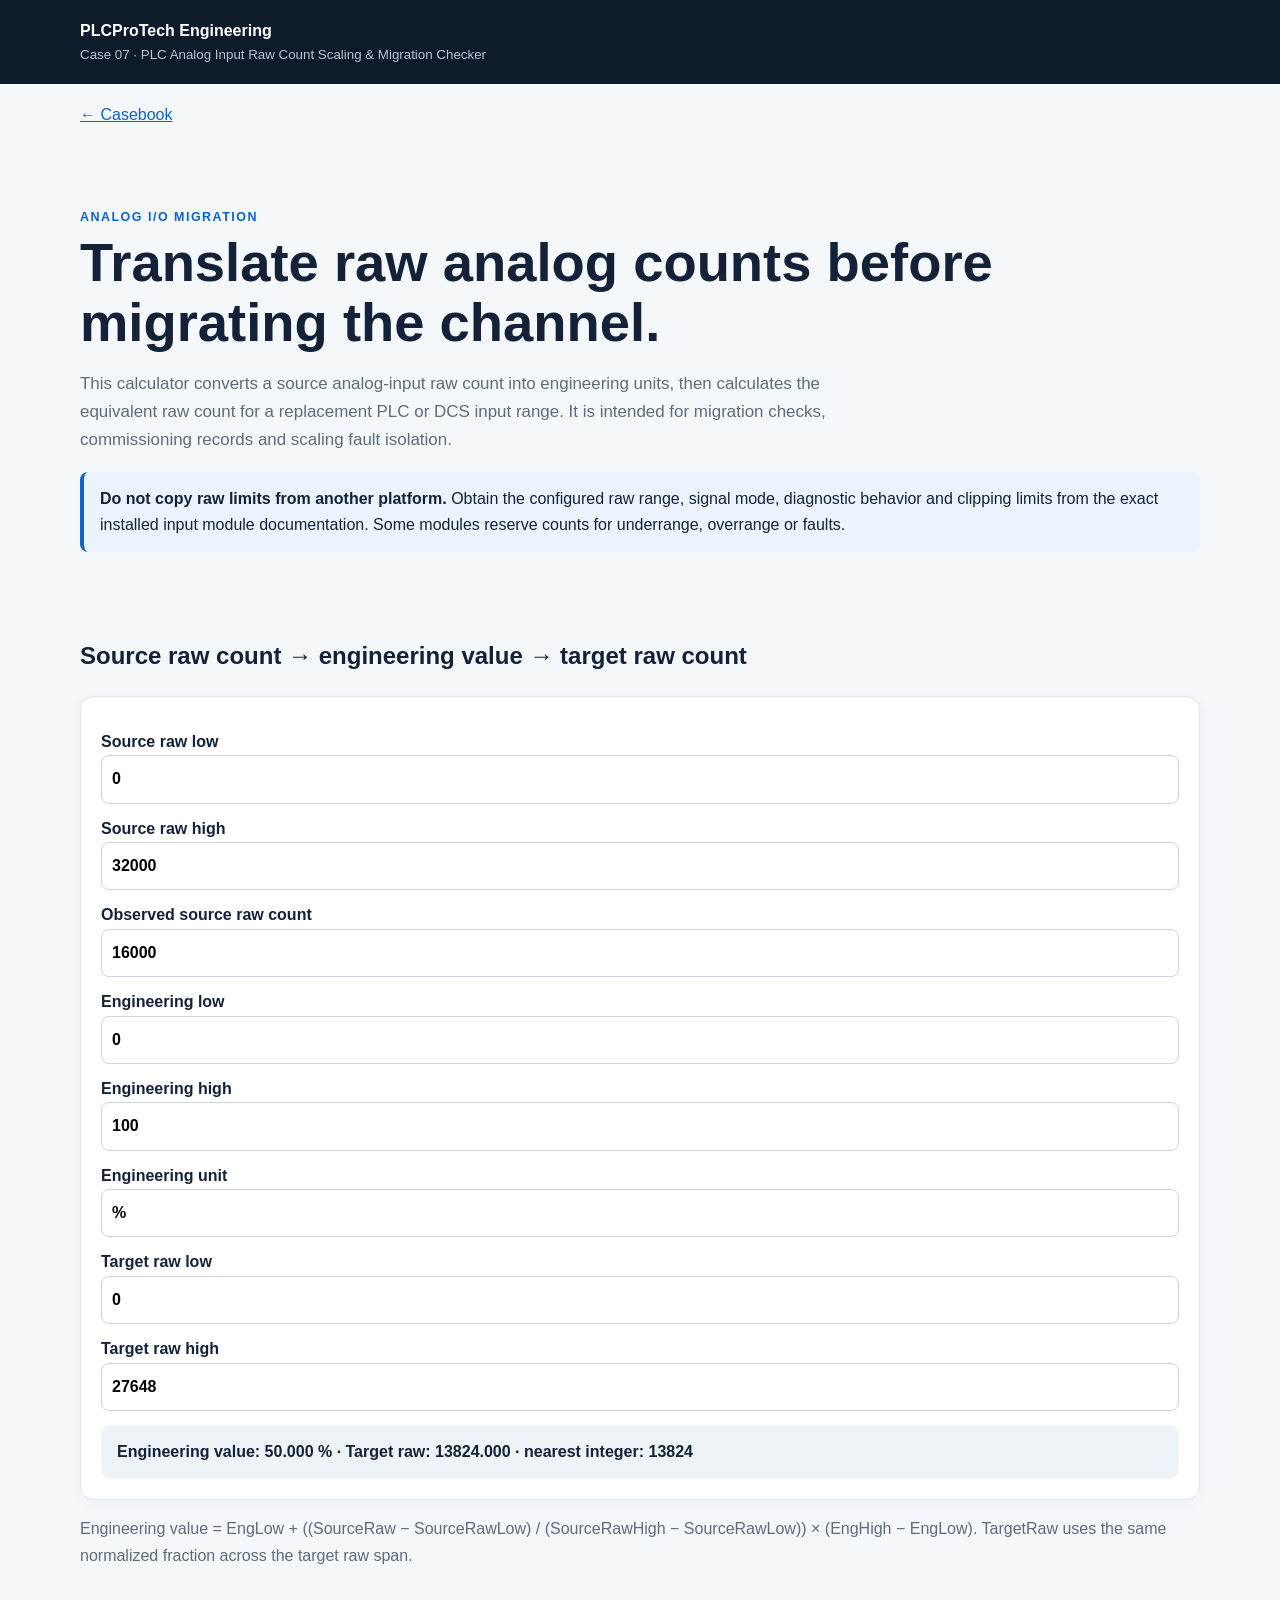
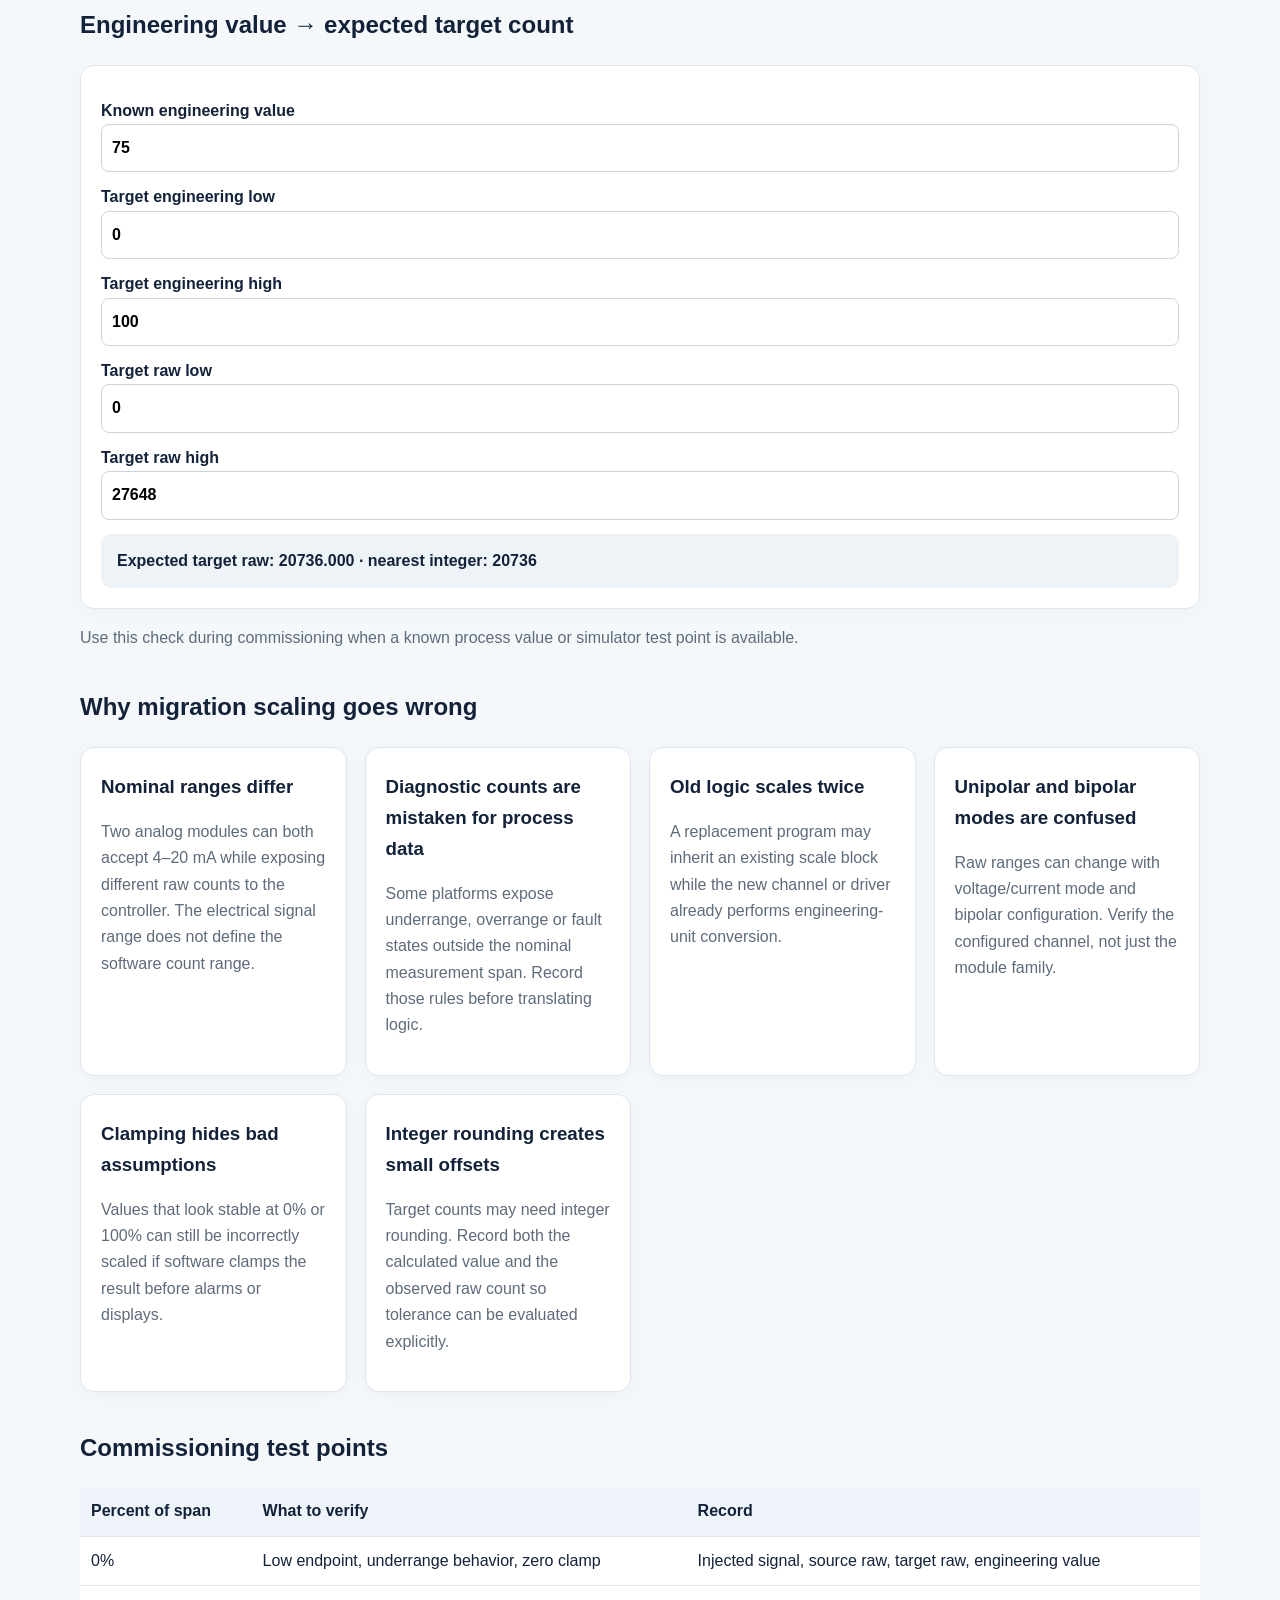
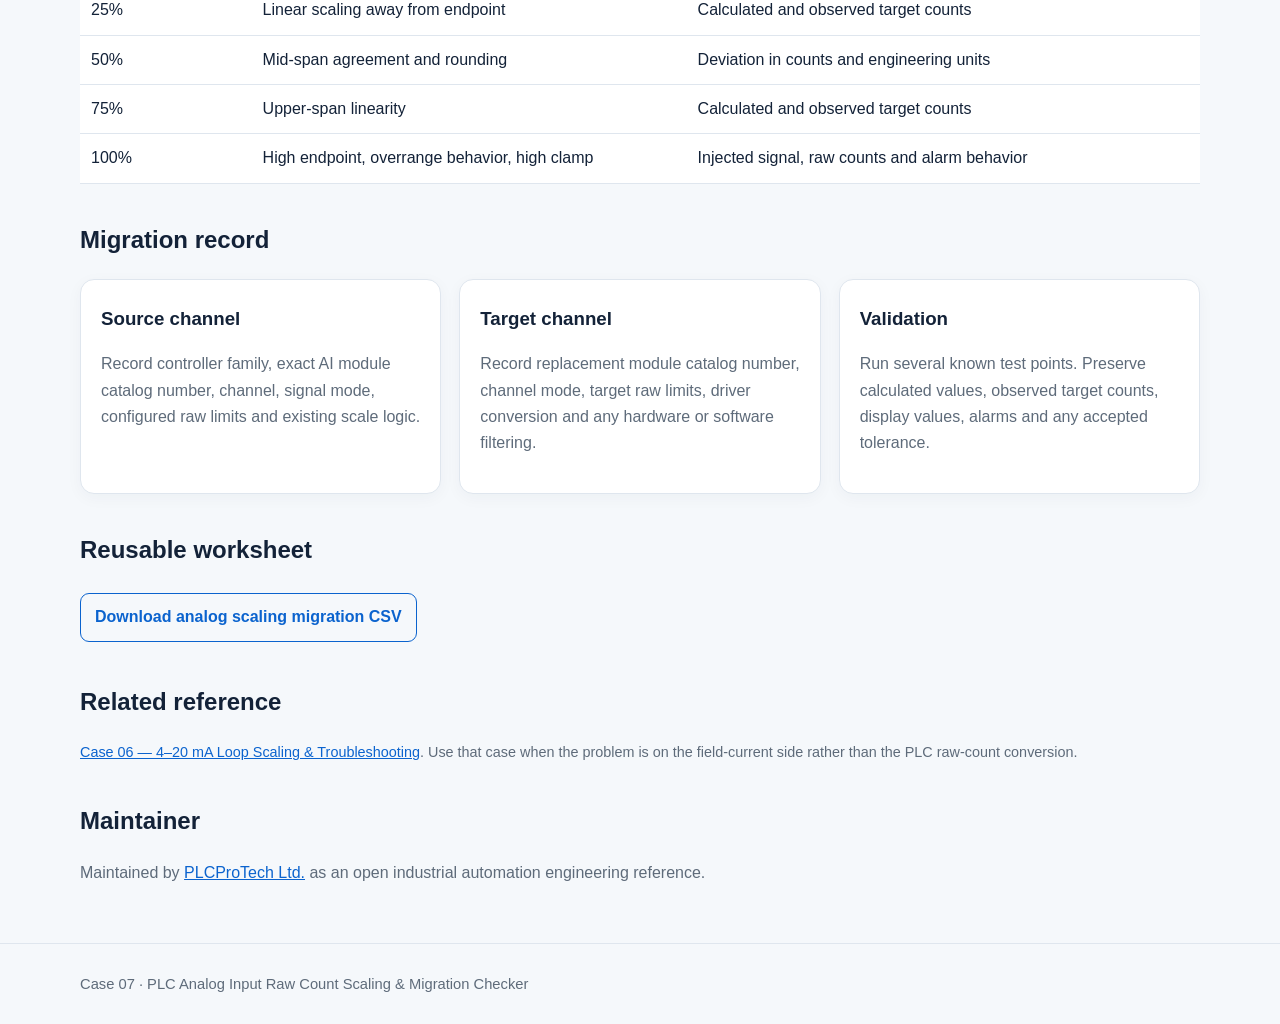
<file: cases/07-plc-analog-input-raw-count-scaling-migration.html>
<!doctype html><html lang="en"><head><meta charset="utf-8"><meta name="viewport" content="width=device-width,initial-scale=1"><title>PLC Analog Input Raw Count Scaling & Migration Checker | Engineering Case 07</title><meta name="description" content="A browser-based PLC analog-input scaling and migration checker for converting raw counts to engineering units and mapping source values into a replacement I/O range."><link rel="stylesheet" href="../assets/style.css"></head><body><header><div class="wrap brand">PLCProTech Engineering<small>Case 07 · PLC Analog Input Raw Count Scaling & Migration Checker</small></div></header><main class="wrap"><div class="nav"><a href="../index.html">← Casebook</a></div><section class="hero"><div class="eyebrow">Analog I/O migration</div><h1>Translate raw analog counts before migrating the channel.</h1><p class="lead">This calculator converts a source analog-input raw count into engineering units, then calculates the equivalent raw count for a replacement PLC or DCS input range. It is intended for migration checks, commissioning records and scaling fault isolation.</p><div class="notice"><strong>Do not copy raw limits from another platform.</strong> Obtain the configured raw range, signal mode, diagnostic behavior and clipping limits from the exact installed input module documentation. Some modules reserve counts for underrange, overrange or faults.</div></section><section><h2>Source raw count → engineering value → target raw count</h2><div class="tool"><label class="field">Source raw low<input id="srcLo" type="number" step="any" value="0"></label><label class="field">Source raw high<input id="srcHi" type="number" step="any" value="32000"></label><label class="field">Observed source raw count<input id="srcRaw" type="number" step="any" value="16000"></label><label class="field">Engineering low<input id="engLo" type="number" step="any" value="0"></label><label class="field">Engineering high<input id="engHi" type="number" step="any" value="100"></label><label class="field">Engineering unit<input id="unit" type="text" value="%"></label><label class="field">Target raw low<input id="dstLo" type="number" step="any" value="0"></label><label class="field">Target raw high<input id="dstHi" type="number" step="any" value="27648"></label><div class="result" id="mapResult">Engineering value: 50.000 % · Target raw: 13824.000</div></div><p class="muted">Engineering value = EngLow + ((SourceRaw − SourceRawLow) / (SourceRawHigh − SourceRawLow)) × (EngHigh − EngLow). TargetRaw uses the same normalized fraction across the target raw span.</p></section><section><h2>Engineering value → expected target count</h2><div class="tool"><label class="field">Known engineering value<input id="knownPv" type="number" step="any" value="75"></label><label class="field">Target engineering low<input id="engLo2" type="number" step="any" value="0"></label><label class="field">Target engineering high<input id="engHi2" type="number" step="any" value="100"></label><label class="field">Target raw low<input id="dstLo2" type="number" step="any" value="0"></label><label class="field">Target raw high<input id="dstHi2" type="number" step="any" value="27648"></label><div class="result" id="expectedResult">Expected target raw: 20736.000</div></div><p class="muted">Use this check during commissioning when a known process value or simulator test point is available.</p></section><section><h2>Why migration scaling goes wrong</h2><div class="grid"><div class="card"><h3>Nominal ranges differ</h3><p>Two analog modules can both accept 4–20 mA while exposing different raw counts to the controller. The electrical signal range does not define the software count range.</p></div><div class="card"><h3>Diagnostic counts are mistaken for process data</h3><p>Some platforms expose underrange, overrange or fault states outside the nominal measurement span. Record those rules before translating logic.</p></div><div class="card"><h3>Old logic scales twice</h3><p>A replacement program may inherit an existing scale block while the new channel or driver already performs engineering-unit conversion.</p></div><div class="card"><h3>Unipolar and bipolar modes are confused</h3><p>Raw ranges can change with voltage/current mode and bipolar configuration. Verify the configured channel, not just the module family.</p></div><div class="card"><h3>Clamping hides bad assumptions</h3><p>Values that look stable at 0% or 100% can still be incorrectly scaled if software clamps the result before alarms or displays.</p></div><div class="card"><h3>Integer rounding creates small offsets</h3><p>Target counts may need integer rounding. Record both the calculated value and the observed raw count so tolerance can be evaluated explicitly.</p></div></div></section><section><h2>Commissioning test points</h2><table><tr><th>Percent of span</th><th>What to verify</th><th>Record</th></tr><tr><td>0%</td><td>Low endpoint, underrange behavior, zero clamp</td><td>Injected signal, source raw, target raw, engineering value</td></tr><tr><td>25%</td><td>Linear scaling away from endpoint</td><td>Calculated and observed target counts</td></tr><tr><td>50%</td><td>Mid-span agreement and rounding</td><td>Deviation in counts and engineering units</td></tr><tr><td>75%</td><td>Upper-span linearity</td><td>Calculated and observed target counts</td></tr><tr><td>100%</td><td>High endpoint, overrange behavior, high clamp</td><td>Injected signal, raw counts and alarm behavior</td></tr></table></section><section><h2>Migration record</h2><div class="grid"><div class="card"><h3>Source channel</h3><p>Record controller family, exact AI module catalog number, channel, signal mode, configured raw limits and existing scale logic.</p></div><div class="card"><h3>Target channel</h3><p>Record replacement module catalog number, channel mode, target raw limits, driver conversion and any hardware or software filtering.</p></div><div class="card"><h3>Validation</h3><p>Run several known test points. Preserve calculated values, observed target counts, display values, alarms and any accepted tolerance.</p></div></div></section><section><h2>Reusable worksheet</h2><a class="btn" href="../data/analog-input-scaling-migration-check.csv">Download analog scaling migration CSV</a></section><section><h2>Related reference</h2><p class="source"><a href="06-4-20ma-loop-scaling-troubleshooting.html">Case 06 — 4–20 mA Loop Scaling & Troubleshooting</a>. Use that case when the problem is on the field-current side rather than the PLC raw-count conversion.</p></section><section><h2>Maintainer</h2><p class="muted">Maintained by <a href="https://www.plcprotech.com/pages/about-us">PLCProTech Ltd.</a> as an open industrial automation engineering reference.</p></section></main><footer><div class="wrap">Case 07 · PLC Analog Input Raw Count Scaling & Migration Checker</div></footer><script>function num(id){const v=document.getElementById(id).value.trim();return v===''?NaN:Number(v)}function out(v,d=3){return Number.isFinite(v)?v.toFixed(d):'—'}function text(id){return document.getElementById(id).value.trim()}function map(){const sl=num('srcLo'),sh=num('srcHi'),sr=num('srcRaw'),el=num('engLo'),eh=num('engHi'),dl=num('dstLo'),dh=num('dstHi'),o=document.getElementById('mapResult');if(![sl,sh,sr,el,eh,dl,dh].every(Number.isFinite)){o.textContent='Enter valid numbers in all scaling fields.';return}if(sh===sl||eh===el||dh===dl){o.textContent='Invalid span: low and high values must differ.';return}const frac=(sr-sl)/(sh-sl),pv=el+frac*(eh-el),dst=dl+frac*(dh-dl),u=text('unit'),rangeNote=(frac<0||frac>1)?' · outside configured source span':'';o.textContent=`Engineering value: ${out(pv)}${u?' '+u:''} · Target raw: ${out(dst)} · nearest integer: ${Math.round(dst)}${rangeNote}`}function expected(){const pv=num('knownPv'),el=num('engLo2'),eh=num('engHi2'),dl=num('dstLo2'),dh=num('dstHi2'),o=document.getElementById('expectedResult');if(![pv,el,eh,dl,dh].every(Number.isFinite)){o.textContent='Enter valid numbers in all target-count fields.';return}if(eh===el||dh===dl){o.textContent='Invalid span: low and high values must differ.';return}const frac=(pv-el)/(eh-el),dst=dl+frac*(dh-dl),rangeNote=(frac<0||frac>1)?' · outside configured engineering span':'';o.textContent=`Expected target raw: ${out(dst)} · nearest integer: ${Math.round(dst)}${rangeNote}`}['srcLo','srcHi','srcRaw','engLo','engHi','unit','dstLo','dstHi'].forEach(id=>document.getElementById(id).addEventListener('input',map));['knownPv','engLo2','engHi2','dstLo2','dstHi2'].forEach(id=>document.getElementById(id).addEventListener('input',expected));map();expected();</script></body></html>
</file>
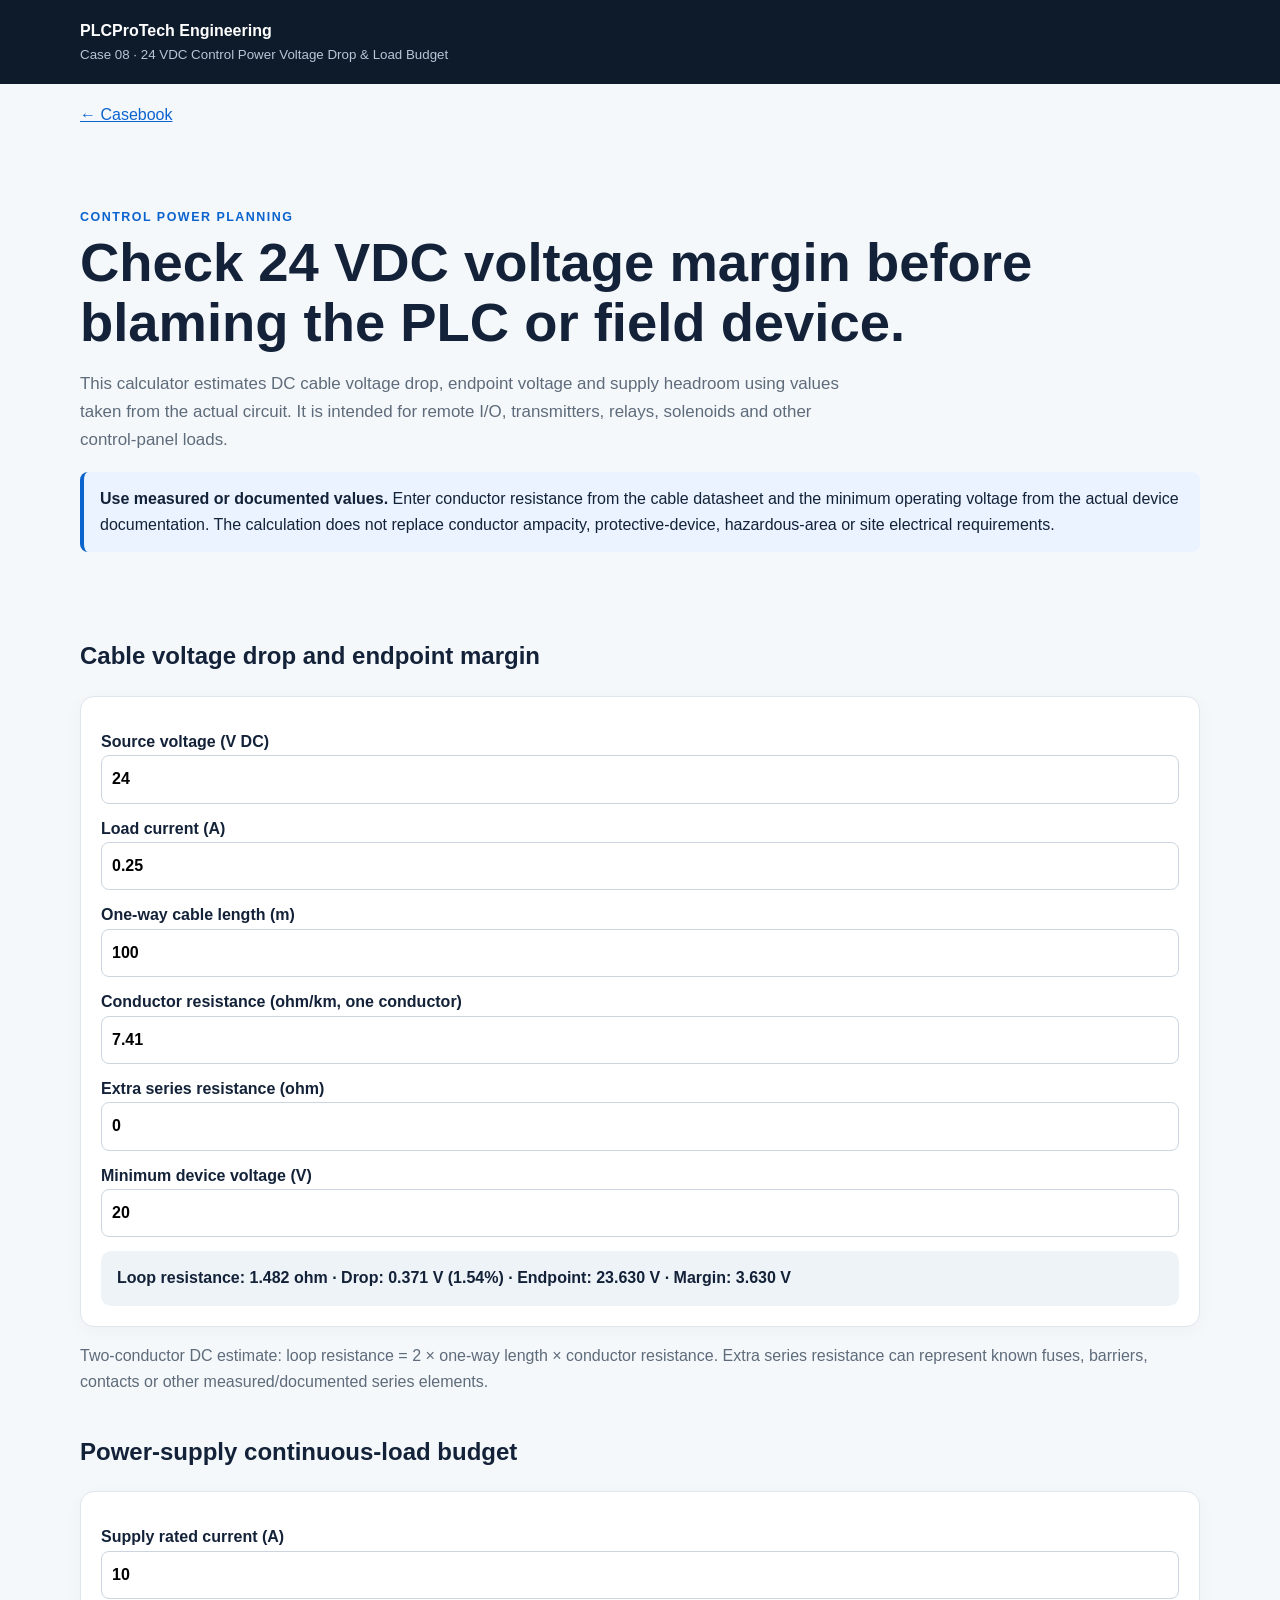
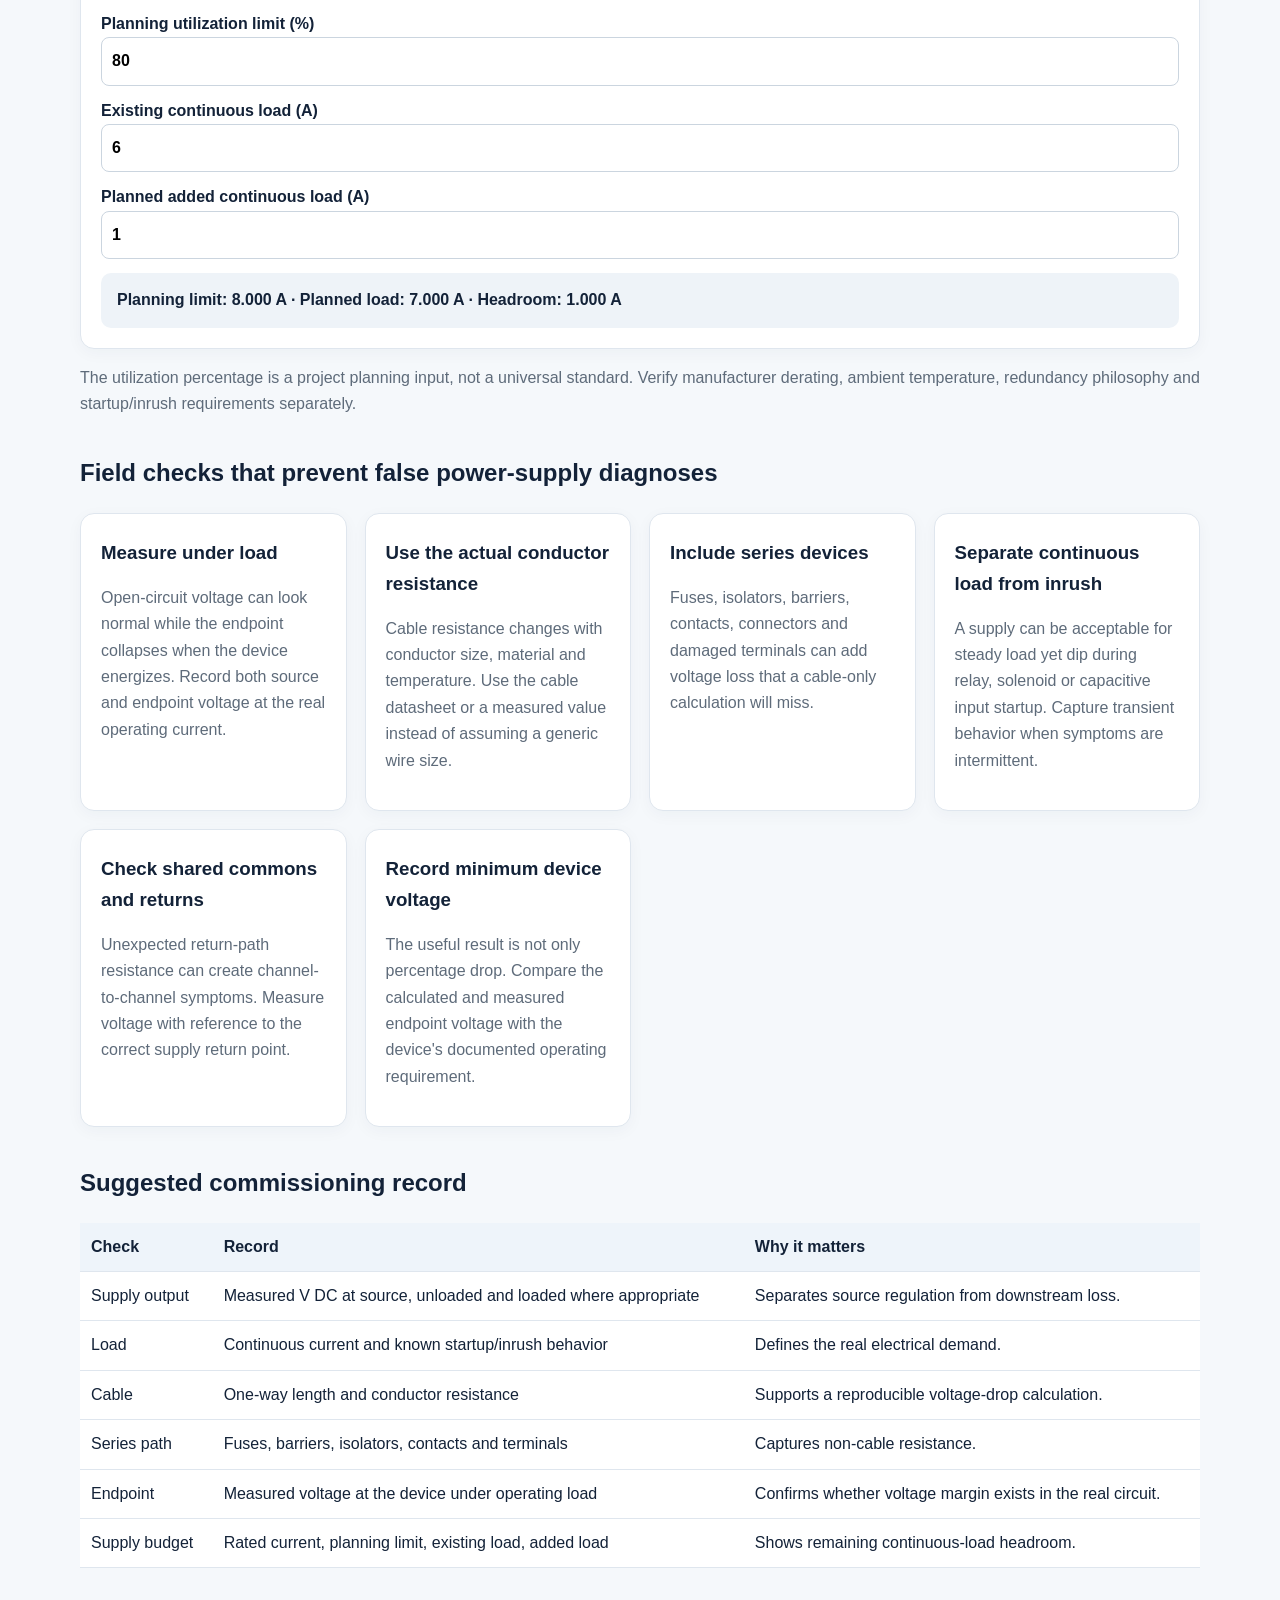
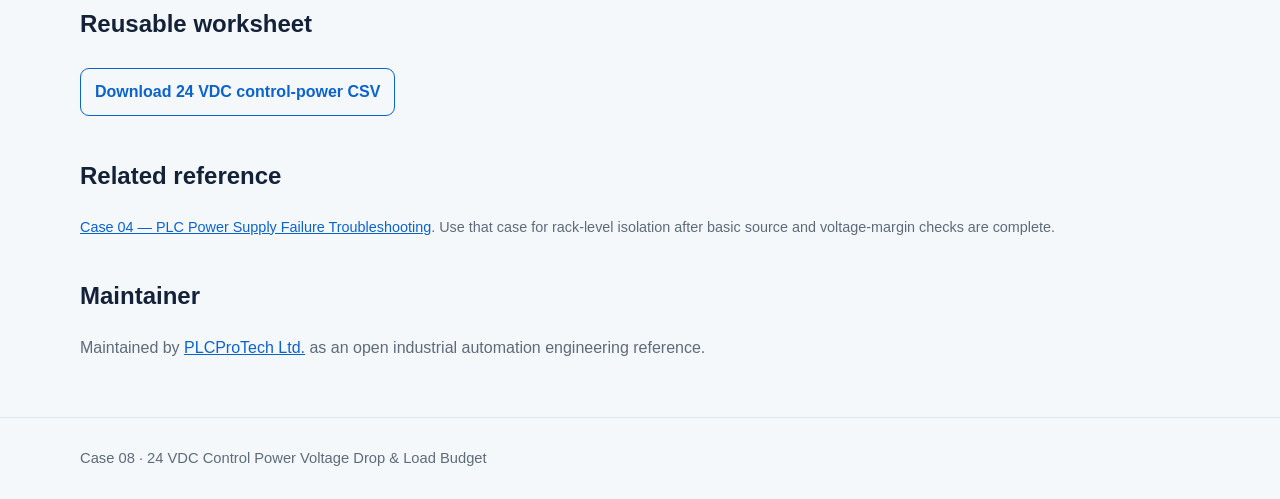
<file: cases/08-24vdc-control-power-voltage-drop-load-budget.html>
<!doctype html><html lang="en"><head><meta charset="utf-8"><meta name="viewport" content="width=device-width,initial-scale=1"><title>24 VDC Control Power Voltage Drop & Load Budget | Engineering Case 08</title><meta name="description" content="A browser-based 24 VDC control-power calculator for cable voltage drop, endpoint voltage margin and power-supply load budgeting in PLC and instrumentation circuits."><link rel="stylesheet" href="../assets/style.css"></head><body><header><div class="wrap brand">PLCProTech Engineering<small>Case 08 · 24 VDC Control Power Voltage Drop & Load Budget</small></div></header><main class="wrap"><div class="nav"><a href="../index.html">← Casebook</a></div><section class="hero"><div class="eyebrow">Control power planning</div><h1>Check 24 VDC voltage margin before blaming the PLC or field device.</h1><p class="lead">This calculator estimates DC cable voltage drop, endpoint voltage and supply headroom using values taken from the actual circuit. It is intended for remote I/O, transmitters, relays, solenoids and other control-panel loads.</p><div class="notice"><strong>Use measured or documented values.</strong> Enter conductor resistance from the cable datasheet and the minimum operating voltage from the actual device documentation. The calculation does not replace conductor ampacity, protective-device, hazardous-area or site electrical requirements.</div></section><section><h2>Cable voltage drop and endpoint margin</h2><div class="tool"><label class="field">Source voltage (V DC)<input id="sourceV" type="number" step="0.01" value="24"></label><label class="field">Load current (A)<input id="loadA" type="number" step="0.001" value="0.25"></label><label class="field">One-way cable length (m)<input id="lengthM" type="number" step="0.1" value="100"></label><label class="field">Conductor resistance (ohm/km, one conductor)<input id="ohmKm" type="number" step="0.001" value="7.41"></label><label class="field">Extra series resistance (ohm)<input id="extraR" type="number" step="0.001" value="0"></label><label class="field">Minimum device voltage (V)<input id="minV" type="number" step="0.01" value="20"></label><div class="result" id="dropResult">Loop resistance: 1.482 ohm · Drop: 0.371 V · Endpoint: 23.630 V · Margin: 3.630 V</div></div><p class="muted">Two-conductor DC estimate: loop resistance = 2 × one-way length × conductor resistance. Extra series resistance can represent known fuses, barriers, contacts or other measured/documented series elements.</p></section><section><h2>Power-supply continuous-load budget</h2><div class="tool"><label class="field">Supply rated current (A)<input id="ratedA" type="number" step="0.01" value="10"></label><label class="field">Planning utilization limit (%)<input id="utilPct" type="number" step="0.1" value="80"></label><label class="field">Existing continuous load (A)<input id="existingA" type="number" step="0.01" value="6"></label><label class="field">Planned added continuous load (A)<input id="addedA" type="number" step="0.01" value="1"></label><div class="result" id="budgetResult">Planning limit: 8.000 A · Planned load: 7.000 A · Headroom: 1.000 A</div></div><p class="muted">The utilization percentage is a project planning input, not a universal standard. Verify manufacturer derating, ambient temperature, redundancy philosophy and startup/inrush requirements separately.</p></section><section><h2>Field checks that prevent false power-supply diagnoses</h2><div class="grid"><div class="card"><h3>Measure under load</h3><p>Open-circuit voltage can look normal while the endpoint collapses when the device energizes. Record both source and endpoint voltage at the real operating current.</p></div><div class="card"><h3>Use the actual conductor resistance</h3><p>Cable resistance changes with conductor size, material and temperature. Use the cable datasheet or a measured value instead of assuming a generic wire size.</p></div><div class="card"><h3>Include series devices</h3><p>Fuses, isolators, barriers, contacts, connectors and damaged terminals can add voltage loss that a cable-only calculation will miss.</p></div><div class="card"><h3>Separate continuous load from inrush</h3><p>A supply can be acceptable for steady load yet dip during relay, solenoid or capacitive input startup. Capture transient behavior when symptoms are intermittent.</p></div><div class="card"><h3>Check shared commons and returns</h3><p>Unexpected return-path resistance can create channel-to-channel symptoms. Measure voltage with reference to the correct supply return point.</p></div><div class="card"><h3>Record minimum device voltage</h3><p>The useful result is not only percentage drop. Compare the calculated and measured endpoint voltage with the device's documented operating requirement.</p></div></div></section><section><h2>Suggested commissioning record</h2><table><tr><th>Check</th><th>Record</th><th>Why it matters</th></tr><tr><td>Supply output</td><td>Measured V DC at source, unloaded and loaded where appropriate</td><td>Separates source regulation from downstream loss.</td></tr><tr><td>Load</td><td>Continuous current and known startup/inrush behavior</td><td>Defines the real electrical demand.</td></tr><tr><td>Cable</td><td>One-way length and conductor resistance</td><td>Supports a reproducible voltage-drop calculation.</td></tr><tr><td>Series path</td><td>Fuses, barriers, isolators, contacts and terminals</td><td>Captures non-cable resistance.</td></tr><tr><td>Endpoint</td><td>Measured voltage at the device under operating load</td><td>Confirms whether voltage margin exists in the real circuit.</td></tr><tr><td>Supply budget</td><td>Rated current, planning limit, existing load, added load</td><td>Shows remaining continuous-load headroom.</td></tr></table></section><section><h2>Reusable worksheet</h2><a class="btn" href="../data/24vdc-control-power-check.csv">Download 24 VDC control-power CSV</a></section><section><h2>Related reference</h2><p class="source"><a href="04-plc-power-supply-failure-troubleshooting.html">Case 04 — PLC Power Supply Failure Troubleshooting</a>. Use that case for rack-level isolation after basic source and voltage-margin checks are complete.</p></section><section><h2>Maintainer</h2><p class="muted">Maintained by <a href="https://www.plcprotech.com/pages/about-us">PLCProTech Ltd.</a> as an open industrial automation engineering reference.</p></section></main><footer><div class="wrap">Case 08 · 24 VDC Control Power Voltage Drop & Load Budget</div></footer><script>function n(id){const v=document.getElementById(id).value.trim();return v===''?NaN:Number(v)}function f(v,d=3){return Number.isFinite(v)?v.toFixed(d):'—'}function calcDrop(){const sv=n('sourceV'),a=n('loadA'),m=n('lengthM'),rk=n('ohmKm'),er=n('extraR'),mv=n('minV'),o=document.getElementById('dropResult');if(![sv,a,m,rk,er,mv].every(Number.isFinite)){o.textContent='Enter valid numbers in all voltage-drop fields.';return}if(sv<=0||m<0||rk<0||er<0||a<0||mv<0){o.textContent='Invalid input: source voltage must be positive; other values must not be negative.';return}const rr=2*(m/1000)*rk+er,drop=a*rr,end=sv-drop,margin=end-mv,pct=sv!==0?drop/sv*100:NaN,state=margin<0?' · BELOW MINIMUM DEVICE VOLTAGE':'';o.textContent='Loop resistance: '+f(rr)+' ohm · Drop: '+f(drop)+' V ('+f(pct,2)+'%) · Endpoint: '+f(end)+' V · Margin: '+f(margin)+' V'+state}function calcBudget(){const rated=n('ratedA'),u=n('utilPct'),existing=n('existingA'),added=n('addedA'),o=document.getElementById('budgetResult');if(![rated,u,existing,added].every(Number.isFinite)){o.textContent='Enter valid numbers in all supply-budget fields.';return}if(rated<=0||u<0||u>100||existing<0||added<0){o.textContent='Invalid input: rated current must be positive, utilization 0–100%, and loads nonnegative.';return}const limit=rated*(u/100),planned=existing+added,head=limit-planned,state=head<0?' · ABOVE PLANNING LIMIT':'';o.textContent='Planning limit: '+f(limit)+' A · Planned load: '+f(planned)+' A · Headroom: '+f(head)+' A'+state}['sourceV','loadA','lengthM','ohmKm','extraR','minV'].forEach(id=>document.getElementById(id).addEventListener('input',calcDrop));['ratedA','utilPct','existingA','addedA'].forEach(id=>document.getElementById(id).addEventListener('input',calcBudget));calcDrop();calcBudget();</script></body></html>
</file>
<file: assets/style.css>
:root{--ink:#132238;--muted:#5e6b7a;--line:#dfe6ee;--bg:#f5f8fb;--card:#fff;--accent:#0b63ce;--soft:#eaf3ff;--ok:#0a7a45;--warn:#9a5a00;--bad:#b3261e}*{box-sizing:border-box}body{margin:0;font-family:Inter,Arial,sans-serif;color:var(--ink);background:var(--bg);line-height:1.65}a{color:var(--accent)}header{background:#0d1b2a;color:#fff;padding:18px 0}.wrap{width:min(1120px,92%);margin:auto}.brand{font-weight:800}.brand small{display:block;font-weight:400;color:#b7c5d6}.hero{padding:60px 0 30px}.eyebrow{font-size:.78rem;font-weight:800;letter-spacing:.12em;text-transform:uppercase;color:var(--accent)}h1{font-size:clamp(2rem,5vw,3.4rem);line-height:1.1;margin:.35rem 0 1rem}h2{margin-top:2.25rem}h3{margin:.25rem 0}.lead{font-size:1.06rem;color:var(--muted);max-width:780px}.notice{padding:14px 16px;border-left:4px solid var(--accent);background:var(--soft);border-radius:8px;margin:18px 0}.grid{display:grid;grid-template-columns:repeat(auto-fit,minmax(240px,1fr));gap:18px}.card,.tool{background:var(--card);border:1px solid var(--line);border-radius:14px;padding:20px;box-shadow:0 4px 16px rgba(20,40,70,.04)}.card p,.muted{color:var(--muted)}.card a{font-weight:700;text-decoration:none}.check{display:flex;gap:10px;align-items:flex-start;padding:10px 0;border-bottom:1px solid #edf1f5}.check:last-child{border-bottom:0}.result{padding:14px 16px;border-radius:10px;background:#eef3f8;font-weight:700;margin-top:14px}.low{color:var(--ok)}.moderate{color:var(--warn)}.high,.very-high{color:var(--bad)}table{width:100%;border-collapse:collapse;background:#fff}th,td{text-align:left;padding:11px;border-bottom:1px solid var(--line);vertical-align:top}th{background:#eef4fa}.btn{display:inline-block;padding:10px 14px;border:1px solid var(--accent);border-radius:9px;text-decoration:none;font-weight:700;margin:4px 8px 4px 0}.btn.primary{background:var(--accent);color:#fff}code{background:#eef2f6;padding:2px 6px;border-radius:5px}.tag{display:inline-block;padding:3px 8px;border-radius:999px;background:#eef3f8;font-size:.78rem;margin-right:5px}.source{font-size:.9rem;color:var(--muted)}label.field{display:block;margin:12px 0;font-weight:700}input[type=text],input[type=number],select,textarea{width:100%;padding:10px;border:1px solid #cbd5df;border-radius:8px;font:inherit;background:#fff}textarea{min-height:90px}.nav{margin:18px 0}.nav a{margin-right:12px}footer{margin-top:56px;padding:28px 0;border-top:1px solid var(--line);color:var(--muted);font-size:.92rem}@media(max-width:650px){.hero{padding-top:40px}th:nth-child(3),td:nth-child(3){display:none}}
</file>
